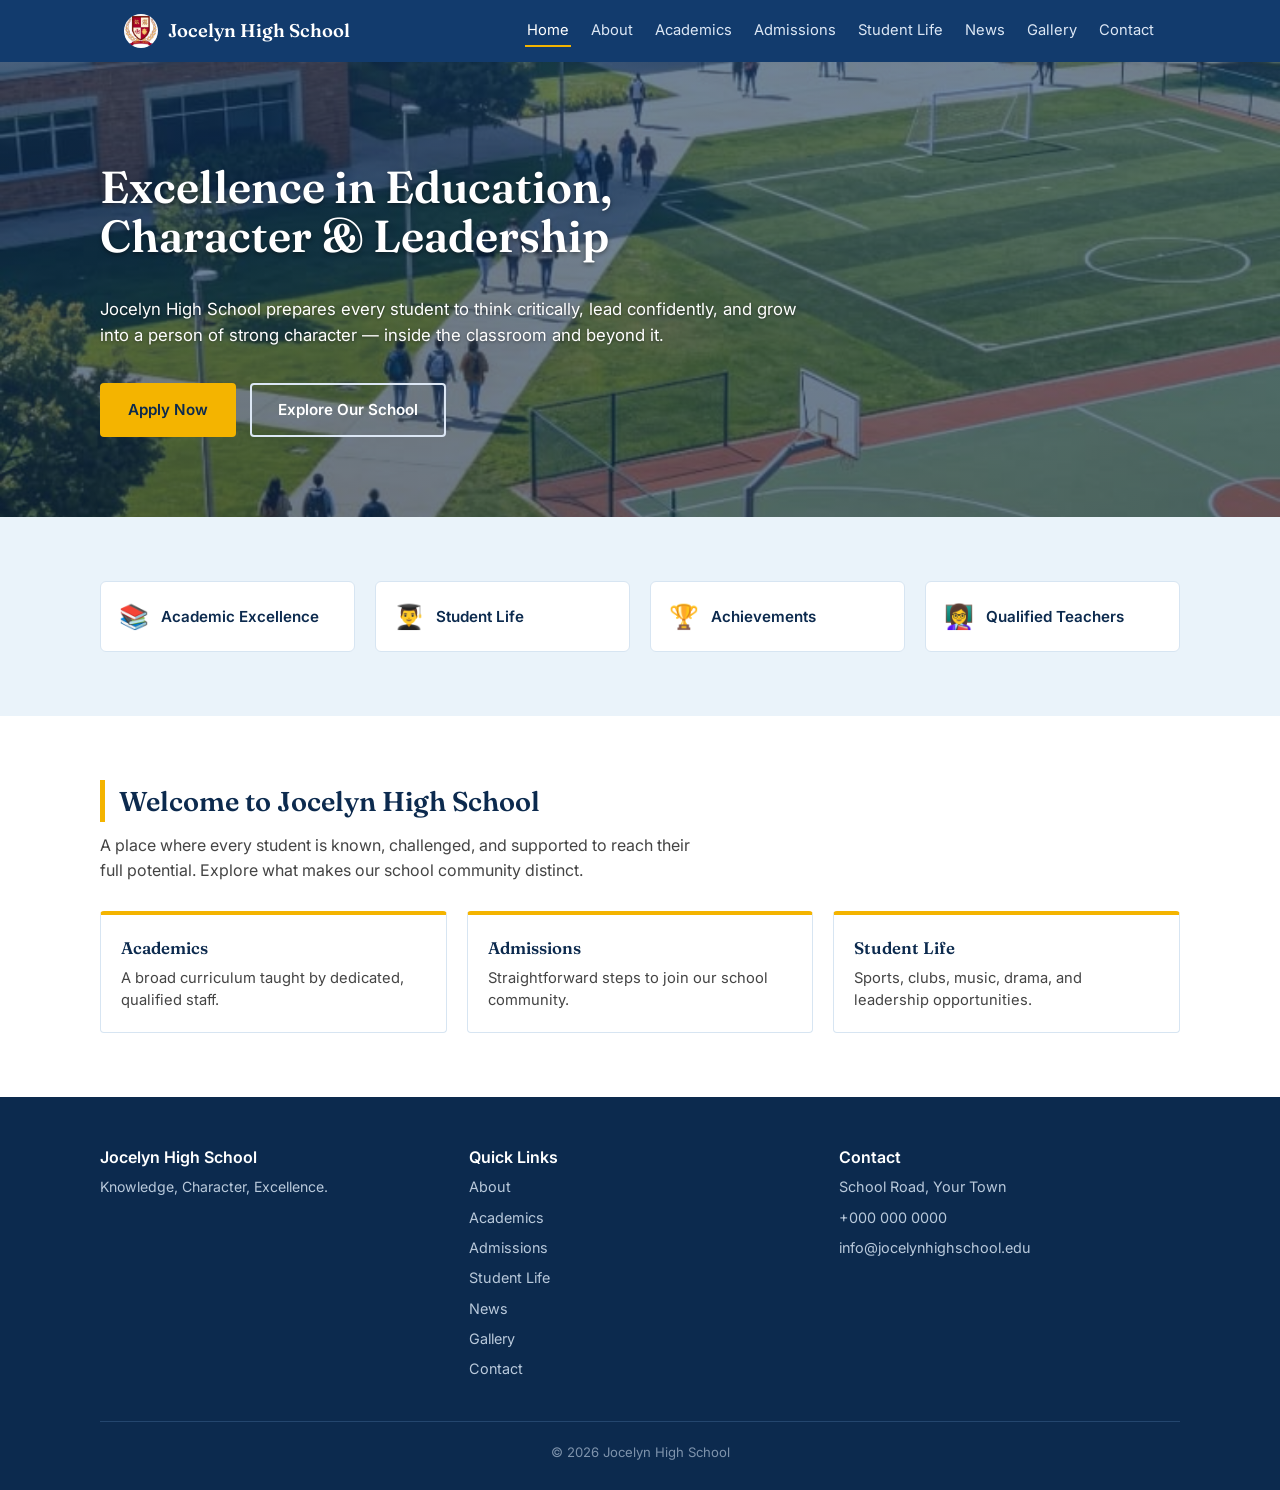
<file: index.html>
<!DOCTYPE html>
<html lang="en">
<head>
<meta charset="UTF-8">
<meta name="viewport" content="width=device-width, initial-scale=1, viewport-fit=cover">
<title>Home — Jocelyn High School</title>
<link rel="preconnect" href="https://fonts.googleapis.com">
<link rel="preconnect" href="https://fonts.gstatic.com" crossorigin>
<link href="https://fonts.googleapis.com/css2?family=Fraunces:wght@500;600;700&family=Inter:wght@400;500;600&display=swap" rel="stylesheet">
<style>
:root{
  --navy:#123B6D;
  --navy-deep:#0C2A4E;
  --gold:#F4B400;
  --white:#FFFFFF;
  --light:#EAF3FA;
  --text:#222222;
}
*{box-sizing:border-box;}
html{scroll-behavior:smooth;}
body{
  margin:0; background:var(--white); color:var(--text);
  font-family:'Inter', -apple-system, Segoe UI, sans-serif;
  line-height:1.55;
}
h1,h2,h3{font-family:'Fraunces', Georgia, serif; color:var(--navy-deep); margin:0 0 .4em; font-weight:600;}
p{margin:0 0 1em; max-width:64ch;}
a{color:inherit;}
img{max-width:100%;}
section{padding:64px 24px;}
.wrap{max-width:1080px; margin:0 auto;}

header{position:sticky; top:0; z-index:10; background:var(--navy);}
.navbar{max-width:1080px; margin:0 auto; display:flex; align-items:center; justify-content:space-between; padding:14px 24px; gap:16px; flex-wrap:wrap;}
.brand{display:flex; align-items:center; gap:10px; color:var(--white); font-family:'Fraunces',serif; font-weight:600; font-size:1.15rem; white-space:nowrap; text-decoration:none;}
.crest{width:34px; height:34px; border-radius:50%; object-fit:cover; flex:none;}
nav{display:flex; gap:18px; flex-wrap:wrap;}
nav a{color:#DCE7F5; text-decoration:none; font-size:.92rem; white-space:nowrap; padding:4px 2px; border-bottom:2px solid transparent;}
nav a:hover, nav a:focus-visible{color:var(--white); border-bottom-color:var(--gold); outline:none;}
nav a.active{color:var(--white); border-bottom-color:var(--gold);}

/* Updated hero section with lighter overlay (60% opacity) for high image visibility */
.hero{
  background: linear-gradient(180deg, rgba(18, 59, 109, 0.60) 0%, rgba(12, 42, 78, 0.60) 100%), 
              url('hero.jpeg') center/cover no-repeat; 
  color: var(--white); 
  padding: 100px 24px 80px;
}
.hero .wrap{display:flex; flex-direction:column; gap:18px;}
.hero h1{color:var(--white); font-size:clamp(1.8rem,5vw,2.8rem); max-width:18ch; line-height:1.1; text-shadow:0 2px 4px rgba(0,0,0,0.4);}
.hero p{color:#FFFFFF; font-size:1.05rem; text-shadow:0 1px 3px rgba(0,0,0,0.4);}
.page-hero{background:linear-gradient(180deg, var(--navy) 0%, var(--navy-deep) 100%); color:var(--white); padding:56px 24px; text-align:left;}
.page-hero h1{color:var(--white); font-size:clamp(1.6rem,4vw,2.3rem); margin:0;}
.page-hero p{color:#DCE7F5; margin-top:8px;}

.hero-btns{display:flex; gap:14px; flex-wrap:wrap;}
.btn{display:inline-block; padding:13px 26px; border-radius:4px; text-decoration:none; font-weight:600; font-size:.95rem; border:2px solid transparent; cursor:pointer; font-family:inherit;}
.btn-gold{background:var(--gold); color:var(--navy-deep);}
.btn-gold:hover{background:#DDA300;}
.btn-outline{border-color:#DCE7F5; color:var(--white); background:transparent;}
.btn-outline:hover{background:rgba(255,255,255,.08);}
.btn-outline-navy{border-color:var(--navy); color:var(--navy); background:transparent;}

.quickbar{background:var(--light);}
.quickgrid{display:grid; grid-template-columns:repeat(auto-fit,minmax(190px,1fr)); gap:20px; padding:0;}
.quickitem{display:flex; align-items:center; gap:12px; background:var(--white); border:1px solid #D7E5F2; border-radius:6px; padding:16px 18px;}
.quickitem .ic{font-size:1.5rem;}
.quickitem span.label{font-weight:600; color:var(--navy-deep); font-size:.95rem;}

h2{font-size:1.7rem; border-left:5px solid var(--gold); padding-left:14px;}
.lead{color:#444; max-width:60ch;}
.alt{background:var(--light);}

.grid-cards{display:grid; grid-template-columns:repeat(auto-fit,minmax(230px,1fr)); gap:20px; margin-top:28px;}
.card{background:var(--white); border:1px solid #D7E5F2; border-top:4px solid var(--gold); border-radius:4px; padding:20px;}
.card h3{font-size:1.05rem; margin-bottom:.35em;}
.card p{font-size:.92rem; color:#444; margin:0;}
.card.navy-top{border-top-color:var(--navy);}

.two-col{display:grid; grid-template-columns:1.1fr .9fr; gap:40px; align-items:start;}
@media (max-width:760px){.two-col{grid-template-columns:1fr;}}
.leader-box{background:var(--navy); color:var(--white); border-radius:6px; padding:24px;}
.leader-box h3{color:var(--gold); font-size:1.1rem;}
.leader-box p{color:#DCE7F5; font-size:.92rem;}

.pill-row{display:flex; flex-wrap:wrap; gap:10px; margin-top:18px;}
.pill{background:var(--white); border:1px solid var(--navy); color:var(--navy); font-size:.85rem; padding:6px 14px; border-radius:20px;}

.events{display:grid; grid-template-columns:repeat(auto-fit,minmax(240px,1fr)); gap:18px; margin-top:28px;}
.event{display:flex; gap:14px; background:var(--white); border:1px solid #D7E5F2; border-radius:4px; padding:16px;}
.date{flex:none; width:58px; height:58px; background:var(--navy); color:var(--white); border-radius:4px; display:flex; flex-direction:column; align-items:center; justify-content:center; font-family:'Fraunces',serif;}
.date .d{font-size:1.2rem; font-weight:700; line-height:1;}
.date .m{font-size:.68rem; letter-spacing:.03em;}
.event h3{font-size:.98rem; margin-bottom:.2em;}
.event p{font-size:.85rem; color:#555; margin:0;}

.gallery-grid{display:grid; grid-template-columns:repeat(auto-fit,minmax(150px,1fr)); gap:14px; margin-top:28px;}
.gtile{aspect-ratio:4/3; border-radius:8px; display:flex; align-items:flex-end; padding:12px; color:var(--white); font-size:.85rem; font-weight:600;}
.g1{background:linear-gradient(160deg,#123B6D,#2F6BAE);}
.g2{background:linear-gradient(160deg,#0C2A4E,#123B6D);}
.g3{background:linear-gradient(160deg,#F4B400,#C98F00);}
.g4{background:linear-gradient(160deg,#2F6BAE,#EAF3FA); color:var(--navy-deep);}
.g5{background:linear-gradient(160deg,#123B6D,#F4B400);}
.g6{background:linear-gradient(160deg,#0C2A4E,#2F6BAE);}

.filter-row{display:flex; gap:10px; flex-wrap:wrap; margin-top:20px;}
.filter-row button{font:inherit; font-size:.85rem; padding:7px 16px; border-radius:20px; border:1px solid var(--navy); background:var(--white); color:var(--navy); cursor:pointer;}
.filter-row button.active{background:var(--navy); color:var(--white);}

.contact-grid{display:grid; grid-template-columns:1fr 1fr; gap:40px; margin-top:28px;}
@media (max-width:760px){.contact-grid{grid-template-columns:1fr;}}
.contact-info p{font-size:.95rem;}
.map-box{background:var(--light); border:1px solid #D7E5F2; border-radius:6px; height:220px; display:flex; align-items:center; justify-content:center; color:#5A7A99; font-size:.9rem;}
form{display:flex; flex-direction:column; gap:12px;}
label{font-size:.85rem; font-weight:600; color:var(--navy-deep);}
input,textarea,select{font:inherit; padding:11px 12px; border:1px solid #C3D6E8; border-radius:4px; background:var(--white);}
input:focus,textarea:focus,select:focus{outline:2px solid var(--gold); outline-offset:1px;}
textarea{resize:vertical; min-height:100px;}

table{width:100%; border-collapse:collapse; margin-top:16px; font-size:.92rem;}
table th, table td{text-align:left; padding:10px 12px; border-bottom:1px solid #D7E5F2;}
table th{color:var(--navy-deep); font-family:'Fraunces',serif;}

footer{background:var(--navy-deep); color:#B9C9DB; padding:48px 24px 28px;}
.foot-grid{display:grid; grid-template-columns:repeat(auto-fit,minmax(180px,1fr)); gap:28px; max-width:1080px; margin:0 auto;}
footer h3{color:var(--white); font-size:1rem; font-family:'Inter',sans-serif; font-weight:600;}
footer a{color:#B9C9DB; text-decoration:none; font-size:.9rem; display:block; margin-bottom:8px;}
footer a:hover{color:var(--gold);}
.foot-bottom{max-width:1080px; margin:32px auto 0; border-top:1px solid #24466E; padding-top:20px; font-size:.82rem; text-align:center; color:#7E93AC;}

@media (prefers-reduced-motion:reduce){html{scroll-behavior:auto;}}

</style>
</head>
<body>
<header>
  <div class="navbar">
    <a class="brand" href="index.html">
      <img src="logo.jpeg" alt="Jocelyn High School Logo" class="crest">
      Jocelyn High School
    </a>
    <nav>
      <a href="index.html" class="active">Home</a>
      <a href="about.html">About</a>
      <a href="academics.html">Academics</a>
      <a href="admissions.html">Admissions</a>
      <a href="students.html">Student Life</a>
      <a href="news.html">News</a>
      <a href="gallery.html">Gallery</a>
      <a href="contact.html">Contact</a>
    </nav>
  </div>
</header>

<section class="hero">
  <div class="wrap">
    <h1>Excellence in Education, Character &amp; Leadership</h1>
    <p>Jocelyn High School prepares every student to think critically, lead confidently, and grow into a person of strong character — inside the classroom and beyond it.</p>
    <div class="hero-btns">
      <a href="admissions.html" class="btn btn-gold">Apply Now</a>
      <a href="about.html" class="btn btn-outline">Explore Our School</a>
    </div>
  </div>
</section>

<section class="quickbar">
  <div class="wrap quickgrid">
    <div class="quickitem"><span class="ic">📚</span><span class="label">Academic Excellence</span></div>
    <div class="quickitem"><span class="ic">👨‍🎓</span><span class="label">Student Life</span></div>
    <div class="quickitem"><span class="ic">🏆</span><span class="label">Achievements</span></div>
    <div class="quickitem"><span class="ic">👩‍🏫</span><span class="label">Qualified Teachers</span></div>
  </div>
</section>

<section>
  <div class="wrap">
    <h2>Welcome to Jocelyn High School</h2>
    <p class="lead">A place where every student is known, challenged, and supported to reach their full potential. Explore what makes our school community distinct.</p>
    <div class="grid-cards">
      <div class="card"><h3>Academics</h3><p>A broad curriculum taught by dedicated, qualified staff.</p></div>
      <div class="card"><h3>Admissions</h3><p>Straightforward steps to join our school community.</p></div>
      <div class="card"><h3>Student Life</h3><p>Sports, clubs, music, drama, and leadership opportunities.</p></div>
    </div>
  </div>
</section>
<footer>
  <div class="foot-grid">
    <div>
      <h3>Jocelyn High School</h3>
      <p style="font-size:.88rem;">Knowledge, Character, Excellence.</p>
    </div>
    <div>
      <h3>Quick Links</h3>
      <a href="about.html">About Us</a>
      <a href="admissions.html">Admissions</a>
      <a href="academics.html">Academics</a>
      <a href="students.html">Student Life</a>
    </div>
    <div>
      <h3>Contact</h3>
      <a href="contact.html">School Road, Your Town</a>
      <a href="contact.html">+000 000 0000</a>
      <a href="contact.html">info@jocelynhighschool.edu</a>
    </div>
  </div>
  <div class="foot-bottom">© 2026 Jocelyn High School</div>
</footer>
<script src="links.js"></script>
</body>
</html>
</file>
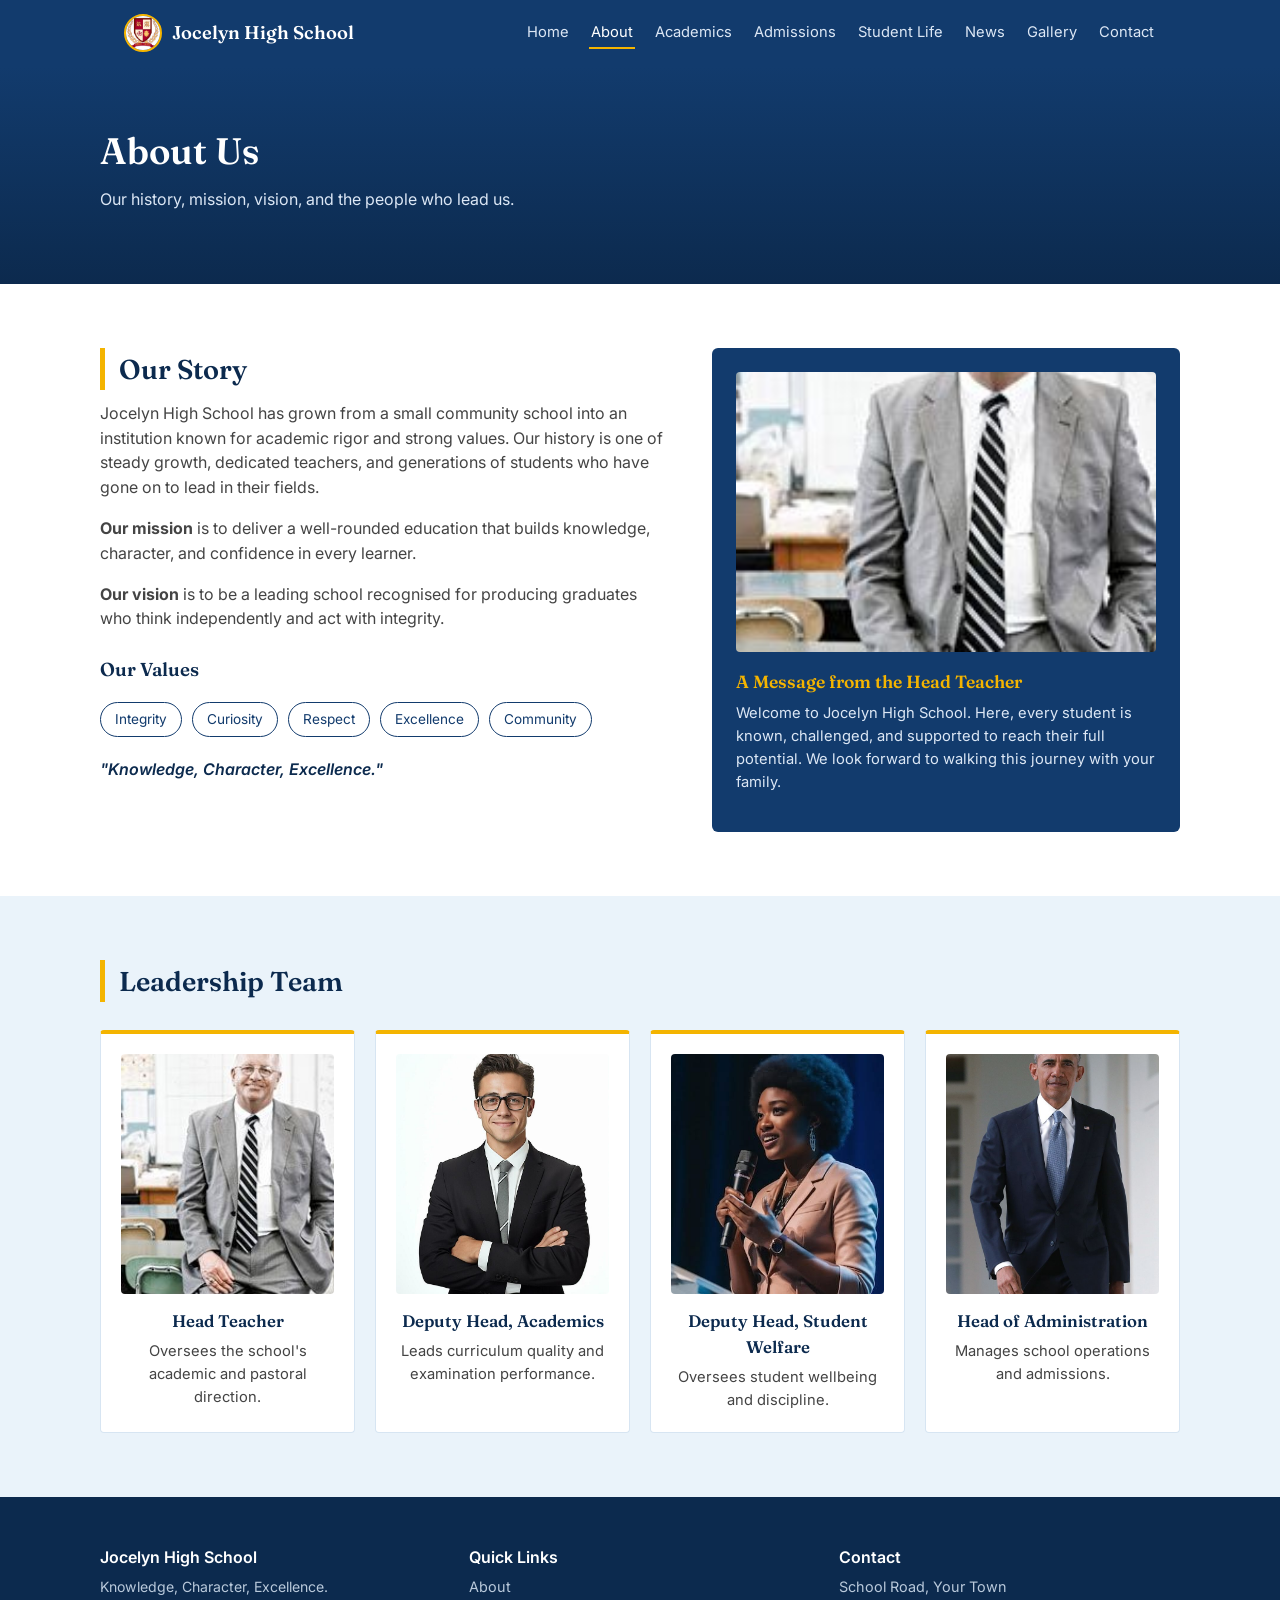
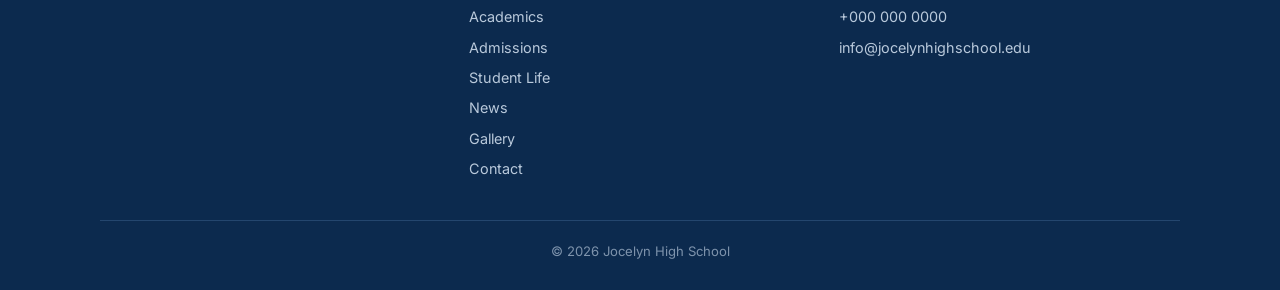
<file: about.html>
<!DOCTYPE html>
<html lang="en">
<head>
<meta charset="UTF-8">
<meta name="viewport" content="width=device-width, initial-scale=1, viewport-fit=cover">
<title>About Us — Jocelyn High School</title>
<link rel="preconnect" href="https://fonts.googleapis.com">
<link rel="preconnect" href="https://fonts.gstatic.com" crossorigin>
<link href="https://fonts.googleapis.com/css2?family=Fraunces:wght@500;600;700&family=Inter:wght@400;500;600&display=swap" rel="stylesheet">
<style>
:root{
  --navy:#123B6D;
  --navy-deep:#0C2A4E;
  --gold:#F4B400;
  --white:#FFFFFF;
  --light:#EAF3FA;
  --text:#222222;
}
*{box-sizing:border-box;}
html{scroll-behavior:smooth;}
body{
  margin:0; background:var(--white); color:var(--text);
  font-family:'Inter', -apple-system, Segoe UI, sans-serif;
  line-height:1.55;
}
h1,h2,h3{font-family:'Fraunces', Georgia, serif; color:var(--navy-deep); margin:0 0 .4em; font-weight:600;}
p{margin:0 0 1em; max-width:64ch;}
a{color:inherit;}
img{max-width:100%; height:auto; display:block;}
section{padding:64px 24px;}
.wrap{max-width:1080px; margin:0 auto;}

header{position:sticky; top:0; z-index:10; background:var(--navy);}
.navbar{max-width:1080px; margin:0 auto; display:flex; align-items:center; justify-content:space-between; padding:14px 24px; gap:16px; flex-wrap:wrap;}
.brand{display:flex; align-items:center; gap:10px; color:var(--white); font-family:'Fraunces',serif; font-weight:600; font-size:1.15rem; white-space:nowrap; text-decoration:none;}
.logo-img{width:38px; height:38px; border-radius:50%; object-fit:cover; border:2px solid var(--gold);}
nav{display:flex; gap:18px; flex-wrap:wrap;}
nav a{color:#DCE7F5; text-decoration:none; font-size:.92rem; white-space:nowrap; padding:4px 2px; border-bottom:2px solid transparent;}
nav a:hover, nav a:focus-visible{color:var(--white); border-bottom-color:var(--gold); outline:none;}
nav a.active{color:var(--white); border-bottom-color:var(--gold);}

.hero{background:linear-gradient(180deg, var(--navy) 0%, var(--navy-deep) 100%); color:var(--white); padding:80px 24px 64px;}
.hero .wrap{display:flex; flex-direction:column; gap:18px;}
.hero h1{color:var(--white); font-size:clamp(1.8rem,5vw,2.8rem); max-width:18ch; line-height:1.1;}
.hero p{color:#DCE7F5; font-size:1.05rem;}
.page-hero{background:linear-gradient(180deg, var(--navy) 0%, var(--navy-deep) 100%); color:var(--white); padding:56px 24px; text-align:left;}
.page-hero h1{color:var(--white); font-size:clamp(1.6rem,4vw,2.3rem); margin:0;}
.page-hero p{color:#DCE7F5; margin-top:8px;}

.hero-btns{display:flex; gap:14px; flex-wrap:wrap;}
.btn{display:inline-block; padding:13px 26px; border-radius:4px; text-decoration:none; font-weight:600; font-size:.95rem; border:2px solid transparent; cursor:pointer; font-family:inherit;}
.btn-gold{background:var(--gold); color:var(--navy-deep);}
.btn-gold:hover{background:#DDA300;}
.btn-outline{border-color:#DCE7F5; color:var(--white); background:transparent;}
.btn-outline:hover{background:rgba(255,255,255,.08);}
.btn-outline-navy{border-color:var(--navy); color:var(--navy); background:transparent;}

.quickbar{background:var(--light);}
.quickgrid{display:grid; grid-template-columns:repeat(auto-fit,minmax(190px,1fr)); gap:20px; padding:0;}
.quickitem{display:flex; align-items:center; gap:12px; background:var(--white); border:1px solid #D7E5F2; border-radius:6px; padding:16px 18px;}
.quickitem .ic{font-size:1.5rem;}
.quickitem span.label{font-weight:600; color:var(--navy-deep); font-size:.95rem;}

h2{font-size:1.7rem; border-left:5px solid var(--gold); padding-left:14px;}
.lead{color:#444; max-width:60ch;}
.alt{background:var(--light);}

.grid-cards{display:grid; grid-template-columns:repeat(auto-fit,minmax(230px,1fr)); gap:20px; margin-top:28px;}
.card{background:var(--white); border:1px solid #D7E5F2; border-top:4px solid var(--gold); border-radius:4px; padding:20px; text-align:center;}
.card img.profile-img{width:100%; height:240px; object-fit:cover; border-radius:4px; margin-bottom:14px;}
.card h3{font-size:1.05rem; margin-bottom:.35em;}
.card p{font-size:.92rem; color:#444; margin:0;}
.card.navy-top{border-top-color:var(--navy);}

.two-col{display:grid; grid-template-columns:1.1fr .9fr; gap:40px; align-items:start;}
@media (max-width:760px){.two-col{grid-template-columns:1fr;}}
.leader-box{background:var(--navy); color:var(--white); border-radius:6px; padding:24px;}
.leader-box img.head-img{width:100%; height:280px; object-fit:cover; border-radius:4px; margin-bottom:16px;}
.leader-box h3{color:var(--gold); font-size:1.1rem;}
.leader-box p{color:#DCE7F5; font-size:.92rem;}

.pill-row{display:flex; flex-wrap:wrap; gap:10px; margin-top:18px;}
.pill{background:var(--white); border:1px solid var(--navy); color:var(--navy); font-size:.85rem; padding:6px 14px; border-radius:20px;}

.events{display:grid; grid-template-columns:repeat(auto-fit,minmax(240px,1fr)); gap:18px; margin-top:28px;}
.event{display:flex; gap:14px; background:var(--white); border:1px solid #D7E5F2; border-radius:4px; padding:16px;}
.date{flex:none; width:58px; height:58px; background:var(--navy); color:var(--white); border-radius:4px; display:flex; flex-direction:column; align-items:center; justify-content:center; font-family:'Fraunces',serif;}
.date .d{font-size:1.2rem; font-weight:700; line-height:1;}
.date .m{font-size:.68rem; letter-spacing:.03em;}
.event h3{font-size:.98rem; margin-bottom:.2em;}
.event p{font-size:.85rem; color:#555; margin:0;}

.gallery-grid{display:grid; grid-template-columns:repeat(auto-fit,minmax(150px,1fr)); gap:14px; margin-top:28px;}
.gtile{aspect-ratio:4/3; border-radius:8px; display:flex; align-items:flex-end; padding:12px; color:var(--white); font-size:.85rem; font-weight:600;}

.filter-row{display:flex; gap:10px; flex-wrap:wrap; margin-top:20px;}
.filter-row button{font:inherit; font-size:.85rem; padding:7px 16px; border-radius:20px; border:1px solid var(--navy); background:var(--white); color:var(--navy); cursor:pointer;}
.filter-row button.active{background:var(--navy); color:var(--white);}

.contact-grid{display:grid; grid-template-columns:1fr 1fr; gap:40px; margin-top:28px;}
@media (max-width:760px){.contact-grid{grid-template-columns:1fr;}}
.contact-info p{font-size:.95rem;}
.map-box{background:var(--light); border:1px solid #D7E5F2; border-radius:6px; height:220px; display:flex; align-items:center; justify-content:center; color:#5A7A99; font-size:.9rem;}
form{display:flex; flex-direction:column; gap:12px;}
label{font-size:.85rem; font-weight:600; color:var(--navy-deep);}
input,textarea,select{font:inherit; padding:11px 12px; border:1px solid #C3D6E8; border-radius:4px; background:var(--white);}
input:focus,textarea:focus,select:focus{outline:2px solid var(--gold); outline-offset:1px;}
textarea{resize:vertical; min-height:100px;}

table{width:100%; border-collapse:collapse; margin-top:16px; font-size:.92rem;}
table th, table td{text-align:left; padding:10px 12px; border-bottom:1px solid #D7E5F2;}
table th{color:var(--navy-deep); font-family:'Fraunces',serif;}

footer{background:var(--navy-deep); color:#B9C9DB; padding:48px 24px 28px;}
.foot-grid{display:grid; grid-template-columns:repeat(auto-fit,minmax(180px,1fr)); gap:28px; max-width:1080px; margin:0 auto;}
footer h3{color:var(--white); font-size:1rem; font-family:'Inter',sans-serif; font-weight:600;}
footer a{color:#B9C9DB; text-decoration:none; font-size:.9rem; display:block; margin-bottom:8px;}
footer a:hover{color:var(--gold);}
.foot-bottom{max-width:1080px; margin:32px auto 0; border-top:1px solid #24466E; padding-top:20px; font-size:.82rem; text-align:center; color:#7E93AC;}

@media (prefers-reduced-motion:reduce){html{scroll-behavior:auto;}}

</style>
</head>
<body>
<header>
  <div class="navbar">
    <a class="brand" href="index.html">
      <img src="logo.jpeg" alt="Jocelyn High School Logo" class="logo-img">
      Jocelyn High School
    </a>
    <nav>
      <a href="index.html">Home</a>
      <a href="about.html" class="active">About</a>
      <a href="academics.html">Academics</a>
      <a href="admissions.html">Admissions</a>
      <a href="students.html">Student Life</a>
      <a href="news.html">News</a>
      <a href="gallery.html">Gallery</a>
      <a href="contact.html">Contact</a>
    </nav>
  </div>
</header>
<section class="page-hero">
  <div class="wrap">
    <h1>About Us</h1>
    <p>Our history, mission, vision, and the people who lead us.</p>
  </div>
</section>

<section>
  <div class="wrap two-col">
    <div>
      <h2>Our Story</h2>
      <p class="lead">Jocelyn High School has grown from a small community school into an institution known for academic rigor and strong values. Our history is one of steady growth, dedicated teachers, and generations of students who have gone on to lead in their fields.</p>
      <p class="lead"><strong>Our mission</strong> is to deliver a well-rounded education that builds knowledge, character, and confidence in every learner.</p>
      <p class="lead"><strong>Our vision</strong> is to be a leading school recognised for producing graduates who think independently and act with integrity.</p>
      <h3 style="margin-top:24px;">Our Values</h3>
      <div class="pill-row">
        <span class="pill">Integrity</span>
        <span class="pill">Curiosity</span>
        <span class="pill">Respect</span>
        <span class="pill">Excellence</span>
        <span class="pill">Community</span>
      </div>
      <p class="lead" style="margin-top:20px; font-style:italic; color:var(--navy-deep); font-weight:600;">"Knowledge, Character, Excellence."</p>
    </div>
    <div class="leader-box">
      <img src="3.jpg" alt="Head Teacher" class="head-img">
      <h3>A Message from the Head Teacher</h3>
      <p>Welcome to Jocelyn High School. Here, every student is known, challenged, and supported to reach their full potential. We look forward to walking this journey with your family.</p>
    </div>
  </div>
</section>

<section class="alt">
  <div class="wrap">
    <h2>Leadership Team</h2>
    <div class="grid-cards">
      <div class="card">
        <img src="3.jpg" alt="Head Teacher" class="profile-img">
        <h3>Head Teacher</h3>
        <p>Oversees the school's academic and pastoral direction.</p>
      </div>
      <div class="card">
        <img src="1.jpg" alt="Deputy Head, Academics" class="profile-img">
        <h3>Deputy Head, Academics</h3>
        <p>Leads curriculum quality and examination performance.</p>
      </div>
      <div class="card">
        <img src="2.jpg" alt="Deputy Head, Student Welfare" class="profile-img">
        <h3>Deputy Head, Student Welfare</h3>
        <p>Oversees student wellbeing and discipline.</p>
      </div>
      <div class="card">
        <img src="4.jpg" alt="Head of Administration" class="profile-img">
        <h3>Head of Administration</h3>
        <p>Manages school operations and admissions.</p>
      </div>
    </div>
  </div>
</section>
<footer>
  <div class="foot-grid">
    <div>
      <h3>Jocelyn High School</h3>
      <p style="font-size:.88rem;">Knowledge, Character, Excellence.</p>
    </div>
    <div>
      <h3>Quick Links</h3>
      <a href="about.html">About Us</a>
      <a href="admissions.html">Admissions</a>
      <a href="academics.html">Academics</a>
      <a href="students.html">Student Life</a>
    </div>
    <div>
      <h3>Contact</h3>
      <a href="contact.html">School Road, Your Town</a>
      <a href="contact.html">+000 000 0000</a>
      <a href="contact.html">info@jocelynhighschool.edu</a>
    </div>
  </div>
  <div class="foot-bottom">© 2026 Jocelyn High School</div>
</footer>
<script src="links.js"></script>
</body>
</html>
</file>
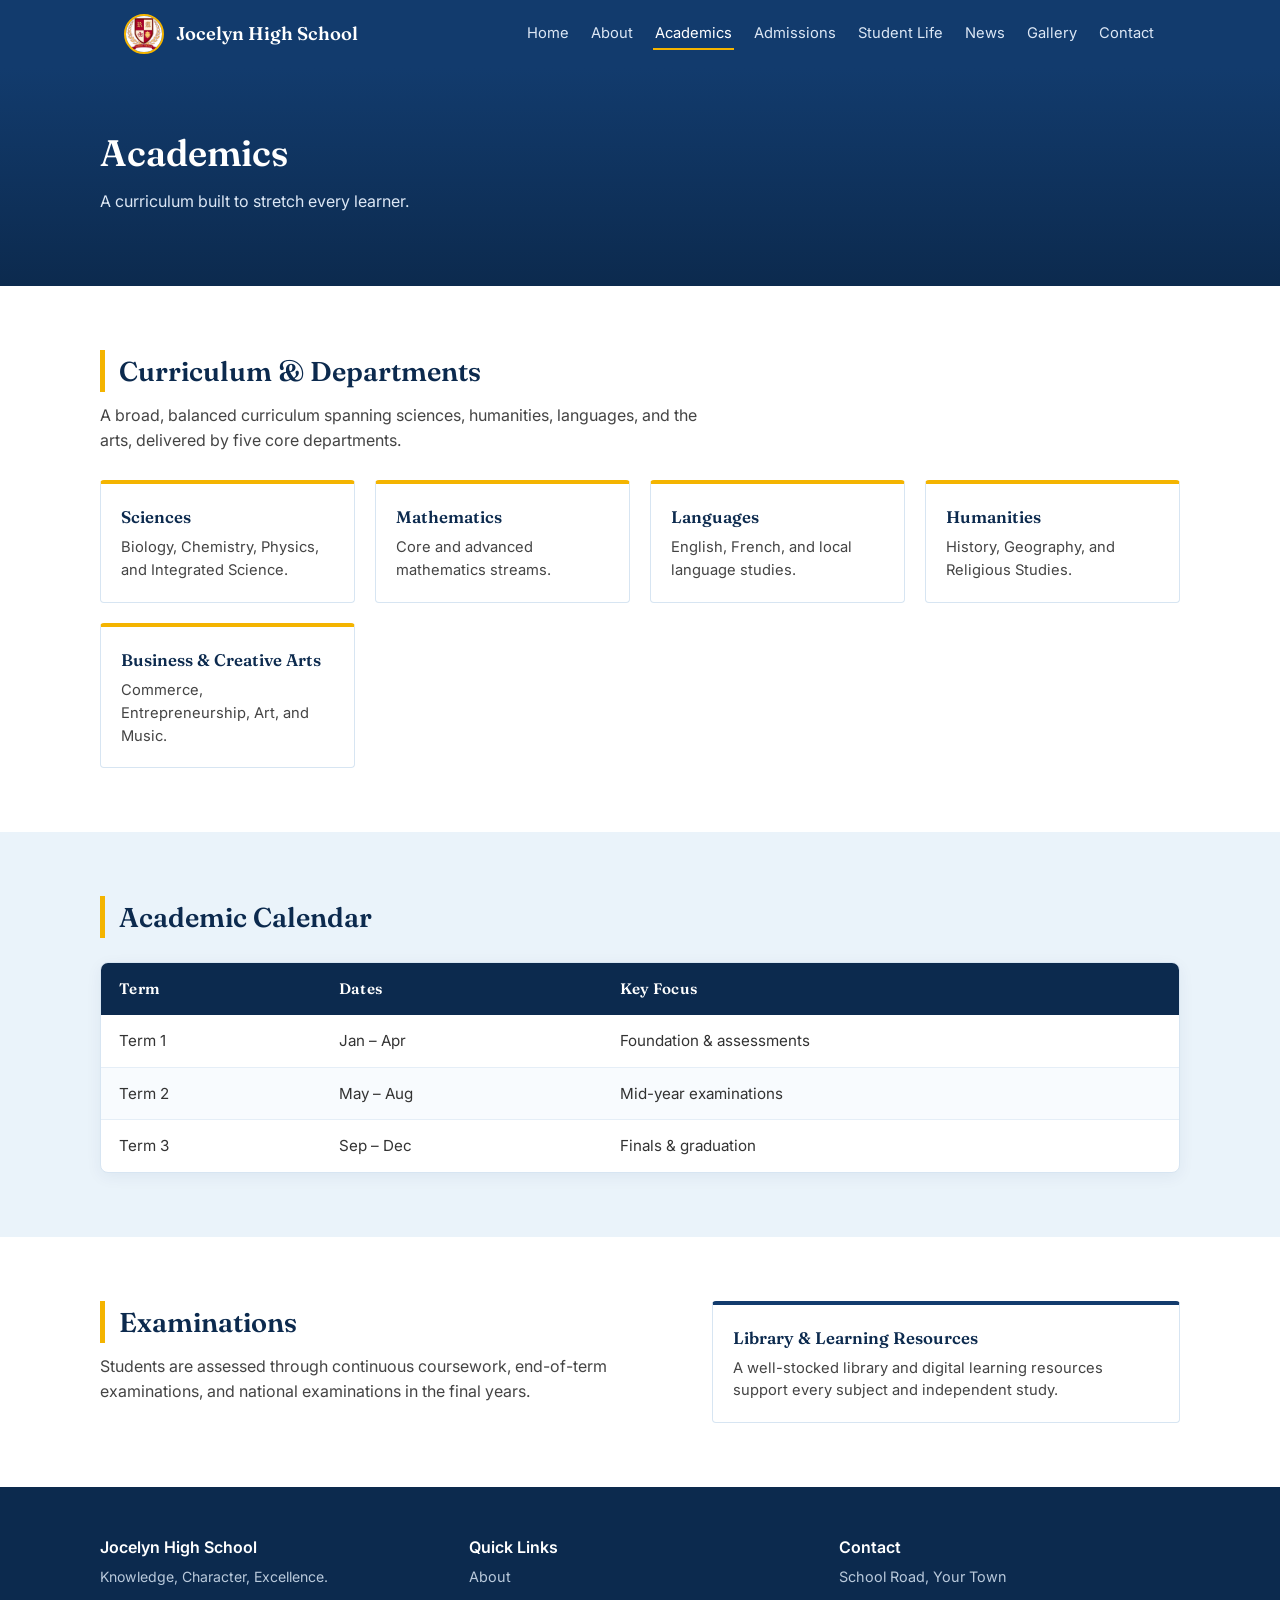
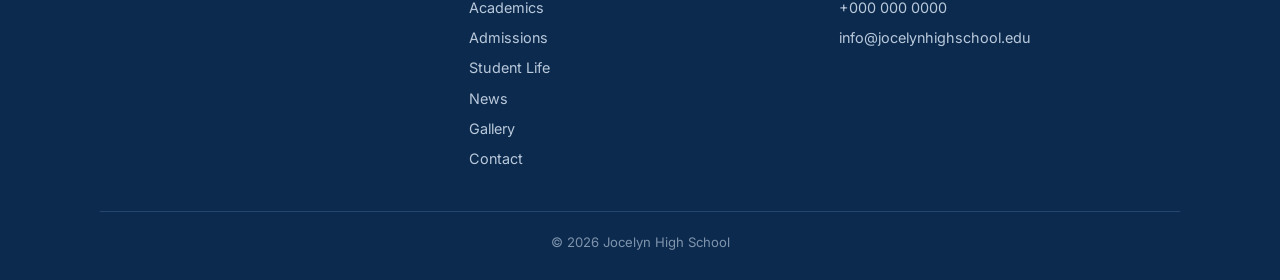
<file: academics.html>
<!DOCTYPE html>
<html lang="en">
<head>
<meta charset="UTF-8">
<meta name="viewport" content="width=device-width, initial-scale=1, viewport-fit=cover">
<title>Academics — Jocelyn High School</title>
<link rel="preconnect" href="https://fonts.googleapis.com">
<link rel="preconnect" href="https://fonts.gstatic.com" crossorigin>
<link href="https://fonts.googleapis.com/css2?family=Fraunces:wght@500;600;700&family=Inter:wght@400;500;600&display=swap" rel="stylesheet">
<style>
:root{
  --navy:#123B6D;
  --navy-deep:#0C2A4E;
  --gold:#F4B400;
  --white:#FFFFFF;
  --light:#EAF3FA;
  --text:#222222;
}
*{box-sizing:border-box;}
html{scroll-behavior:smooth;}
body{
  margin:0; background:var(--white); color:var(--text);
  font-family:'Inter', -apple-system, Segoe UI, sans-serif;
  line-height:1.55;
}
h1,h2,h3{font-family:'Fraunces', Georgia, serif; color:var(--navy-deep); margin:0 0 .4em; font-weight:600;}
p{margin:0 0 1em; max-width:64ch;}
a{color:inherit;}
img{max-width:100%;}
section{padding:64px 24px;}
.wrap{max-width:1080px; margin:0 auto;}

header{position:sticky; top:0; z-index:10; background:var(--navy);}
.navbar{max-width:1080px; margin:0 auto; display:flex; align-items:center; justify-content:space-between; padding:14px 24px; gap:16px; flex-wrap:wrap;}
.brand{display:flex; align-items:center; gap:12px; color:var(--white); font-family:'Fraunces',serif; font-weight:600; font-size:1.15rem; white-space:nowrap; text-decoration:none;}
.logo-img{width:40px; height:40px; object-fit:cover; border-radius:50%; border:2px solid var(--gold);}
nav{display:flex; gap:18px; flex-wrap:wrap;}
nav a{color:#DCE7F5; text-decoration:none; font-size:.92rem; white-space:nowrap; padding:4px 2px; border-bottom:2px solid transparent;}
nav a:hover, nav a:focus-visible{color:var(--white); border-bottom-color:var(--gold); outline:none;}
nav a.active{color:var(--white); border-bottom-color:var(--gold);}

.hero{background:linear-gradient(180deg, var(--navy) 0%, var(--navy-deep) 100%); color:var(--white); padding:80px 24px 64px;}
.hero .wrap{display:flex; flex-direction:column; gap:18px;}
.hero h1{color:var(--white); font-size:clamp(1.8rem,5vw,2.8rem); max-width:18ch; line-height:1.1;}
.hero p{color:#DCE7F5; font-size:1.05rem;}
.page-hero{background:linear-gradient(180deg, var(--navy) 0%, var(--navy-deep) 100%); color:var(--white); padding:56px 24px; text-align:left;}
.page-hero h1{color:var(--white); font-size:clamp(1.6rem,4vw,2.3rem); margin:0;}
.page-hero p{color:#DCE7F5; margin-top:8px;}

.hero-btns{display:flex; gap:14px; flex-wrap:wrap;}
.btn{display:inline-block; padding:13px 26px; border-radius:4px; text-decoration:none; font-weight:600; font-size:.95rem; border:2px solid transparent; cursor:pointer; font-family:inherit;}
.btn-gold{background:var(--gold); color:var(--navy-deep);}
.btn-gold:hover{background:#DDA300;}
.btn-outline{border-color:#DCE7F5; color:var(--white); background:transparent;}
.btn-outline:hover{background:rgba(255,255,255,.08);}
.btn-outline-navy{border-color:var(--navy); color:var(--navy); background:transparent;}

.quickbar{background:var(--light);}
.quickgrid{display:grid; grid-template-columns:repeat(auto-fit,minmax(190px,1fr)); gap:20px; padding:0;}
.quickitem{display:flex; align-items:center; gap:12px; background:var(--white); border:1px solid #D7E5F2; border-radius:6px; padding:16px 18px;}
.quickitem .ic{font-size:1.5rem;}
.quickitem span.label{font-weight:600; color:var(--navy-deep); font-size:.95rem;}

h2{font-size:1.7rem; border-left:5px solid var(--gold); padding-left:14px;}
.lead{color:#444; max-width:60ch;}
.alt{background:var(--light);}

.grid-cards{display:grid; grid-template-columns:repeat(auto-fit,minmax(230px,1fr)); gap:20px; margin-top:28px;}
.card{background:var(--white); border:1px solid #D7E5F2; border-top:4px solid var(--gold); border-radius:4px; padding:20px;}
.card h3{font-size:1.05rem; margin-bottom:.35em;}
.card p{font-size:.92rem; color:#444; margin:0;}
.card.navy-top{border-top-color:var(--navy);}

.two-col{display:grid; grid-template-columns:1.1fr .9fr; gap:40px; align-items:start;}
@media (max-width:760px){.two-col{grid-template-columns:1fr;}}
.leader-box{background:var(--navy); color:var(--white); border-radius:6px; padding:24px;}
.leader-box h3{color:var(--gold); font-size:1.1rem;}
.leader-box p{color:#DCE7F5; font-size:.92rem;}

.pill-row{display:flex; flex-wrap:wrap; gap:10px; margin-top:18px;}
.pill{background:var(--white); border:1px solid var(--navy); color:var(--navy); font-size:.85rem; padding:6px 14px; border-radius:20px;}

.events{display:grid; grid-template-columns:repeat(auto-fit,minmax(240px,1fr)); gap:18px; margin-top:28px;}
.event{display:flex; gap:14px; background:var(--white); border:1px solid #D7E5F2; border-radius:4px; padding:16px;}
.date{flex:none; width:58px; height:58px; background:var(--navy); color:var(--white); border-radius:4px; display:flex; flex-direction:column; align-items:center; justify-content:center; font-family:'Fraunces',serif;}
.date .d{font-size:1.2rem; font-weight:700; line-height:1;}
.date .m{font-size:.68rem; letter-spacing:.03em;}
.event h3{font-size:.98rem; margin-bottom:.2em;}
.event p{font-size:.85rem; color:#555; margin:0;}

.gallery-grid{display:grid; grid-template-columns:repeat(auto-fit,minmax(150px,1fr)); gap:14px; margin-top:28px;}
.gtile{aspect-ratio:4/3; border-radius:8px; display:flex; align-items:flex-end; padding:12px; color:var(--white); font-size:.85rem; font-weight:600;}
.g1{background:linear-gradient(160deg,#123B6D,#2F6BAE);}
.g2{background:linear-gradient(160deg,#0C2A4E,#123B6D);}
.g3{background:linear-gradient(160deg,#F4B400,#C98F00);}
.g4{background:linear-gradient(160deg,#2F6BAE,#EAF3FA); color:var(--navy-deep);}
.g5{background:linear-gradient(160deg,#123B6D,#F4B400);}
.g6{background:linear-gradient(160deg,#0C2A4E,#2F6BAE);}

.filter-row{display:flex; gap:10px; flex-wrap:wrap; margin-top:20px;}
.filter-row button{font:inherit; font-size:.85rem; padding:7px 16px; border-radius:20px; border:1px solid var(--navy); background:var(--white); color:var(--navy); cursor:pointer;}
.filter-row button.active{background:var(--navy); color:var(--white);}

.contact-grid{display:grid; grid-template-columns:1fr 1fr; gap:40px; margin-top:28px;}
@media (max-width:760px){.contact-grid{grid-template-columns:1fr;}}
.contact-info p{font-size:.95rem;}
.map-box{background:var(--light); border:1px solid #D7E5F2; border-radius:6px; height:220px; display:flex; align-items:center; justify-content:center; color:#5A7A99; font-size:.9rem;}
form{display:flex; flex-direction:column; gap:12px;}
label{font-size:.85rem; font-weight:600; color:var(--navy-deep);}
input,textarea,select{font:inherit; padding:11px 12px; border:1px solid #C3D6E8; border-radius:4px; background:var(--white);}
input:focus,textarea:focus,select:focus{outline:2px solid var(--gold); outline-offset:1px;}
textarea{resize:vertical; min-height:100px;}

/* Redesigned Table Styles */
.table-container{
  width:100%;
  overflow-x:auto;
  margin-top:24px;
  background:var(--white);
  border-radius:8px;
  box-shadow:0 4px 16px rgba(18,59,109,.06);
  border:1px solid #D7E5F2;
}
table{
  width:100%;
  border-collapse:collapse;
  font-size:.95rem;
  text-align:left;
}
table th{
  background:var(--navy-deep);
  color:var(--white);
  font-family:'Fraunces',serif;
  font-weight:600;
  padding:14px 18px;
  letter-spacing:.02em;
}
table td{
  padding:14px 18px;
  border-bottom:1px solid #E5EEF7;
  color:#333333;
}
table tbody tr:nth-child(even){
  background-color:#F8FBFE;
}
table tbody tr:hover{
  background-color:#EAF3FA;
  transition:background-color .2s ease;
}
table tbody tr:last-child td{
  border-bottom:none;
}

footer{background:var(--navy-deep); color:#B9C9DB; padding:48px 24px 28px;}
.foot-grid{display:grid; grid-template-columns:repeat(auto-fit,minmax(180px,1fr)); gap:28px; max-width:1080px; margin:0 auto;}
footer h3{color:var(--white); font-size:1rem; font-family:'Inter',sans-serif; font-weight:600;}
footer a{color:#B9C9DB; text-decoration:none; font-size:.9rem; display:block; margin-bottom:8px;}
footer a:hover{color:var(--gold);}
.foot-bottom{max-width:1080px; margin:32px auto 0; border-top:1px solid #24466E; padding-top:20px; font-size:.82rem; text-align:center; color:#7E93AC;}

@media (prefers-reduced-motion:reduce){html{scroll-behavior:auto;}}

</style>
</head>
<body>
<header>
  <div class="navbar">
    <a class="brand" href="index.html">
      <img src="logo.jpeg" alt="Jocelyn High School Logo" class="logo-img">
      Jocelyn High School
    </a>
    <nav>
      <a href="index.html">Home</a>
      <a href="about.html">About</a>
      <a href="academics.html" class="active">Academics</a>
      <a href="admissions.html">Admissions</a>
      <a href="students.html">Student Life</a>
      <a href="news.html">News</a>
      <a href="gallery.html">Gallery</a>
      <a href="contact.html">Contact</a>
    </nav>
  </div>
</header>
<section class="page-hero">
  <div class="wrap">
    <h1>Academics</h1>
    <p>A curriculum built to stretch every learner.</p>
  </div>
</section>

<section>
  <div class="wrap">
    <h2>Curriculum &amp; Departments</h2>
    <p class="lead">A broad, balanced curriculum spanning sciences, humanities, languages, and the arts, delivered by five core departments.</p>
    <div class="grid-cards">
      <div class="card"><h3>Sciences</h3><p>Biology, Chemistry, Physics, and Integrated Science.</p></div>
      <div class="card"><h3>Mathematics</h3><p>Core and advanced mathematics streams.</p></div>
      <div class="card"><h3>Languages</h3><p>English, French, and local language studies.</p></div>
      <div class="card"><h3>Humanities</h3><p>History, Geography, and Religious Studies.</p></div>
      <div class="card"><h3>Business &amp; Creative Arts</h3><p>Commerce, Entrepreneurship, Art, and Music.</p></div>
    </div>
  </div>
</section>

<section class="alt">
  <div class="wrap">
    <h2>Academic Calendar</h2>
    <div class="table-container">
      <table>
        <thead>
          <tr>
            <th>Term</th>
            <th>Dates</th>
            <th>Key Focus</th>
          </tr>
        </thead>
        <tbody>
          <tr><td>Term 1</td><td>Jan – Apr</td><td>Foundation &amp; assessments</td></tr>
          <tr><td>Term 2</td><td>May – Aug</td><td>Mid-year examinations</td></tr>
          <tr><td>Term 3</td><td>Sep – Dec</td><td>Finals &amp; graduation</td></tr>
        </tbody>
      </table>
    </div>
  </div>
</section>

<section>
  <div class="wrap two-col">
    <div>
      <h2>Examinations</h2>
      <p class="lead">Students are assessed through continuous coursework, end-of-term examinations, and national examinations in the final years.</p>
    </div>
    <div class="card navy-top">
      <h3>Library &amp; Learning Resources</h3>
      <p>A well-stocked library and digital learning resources support every subject and independent study.</p>
    </div>
  </div>
</section>
<footer>
  <div class="foot-grid">
    <div>
      <h3>Jocelyn High School</h3>
      <p style="font-size:.88rem;">Knowledge, Character, Excellence.</p>
    </div>
    <div>
      <h3>Quick Links</h3>
      <a href="about.html">About Us</a>
      <a href="admissions.html">Admissions</a>
      <a href="academics.html">Academics</a>
      <a href="students.html">Student Life</a>
    </div>
    <div>
      <h3>Contact</h3>
      <a href="contact.html">School Road, Your Town</a>
      <a href="contact.html">+000 000 0000</a>
      <a href="contact.html">info@jocelynhighschool.edu</a>
    </div>
  </div>
  <div class="foot-bottom">© 2026 Jocelyn High School</div>
</footer>
<script src="links.js"></script>
</body>
</html>
</file>
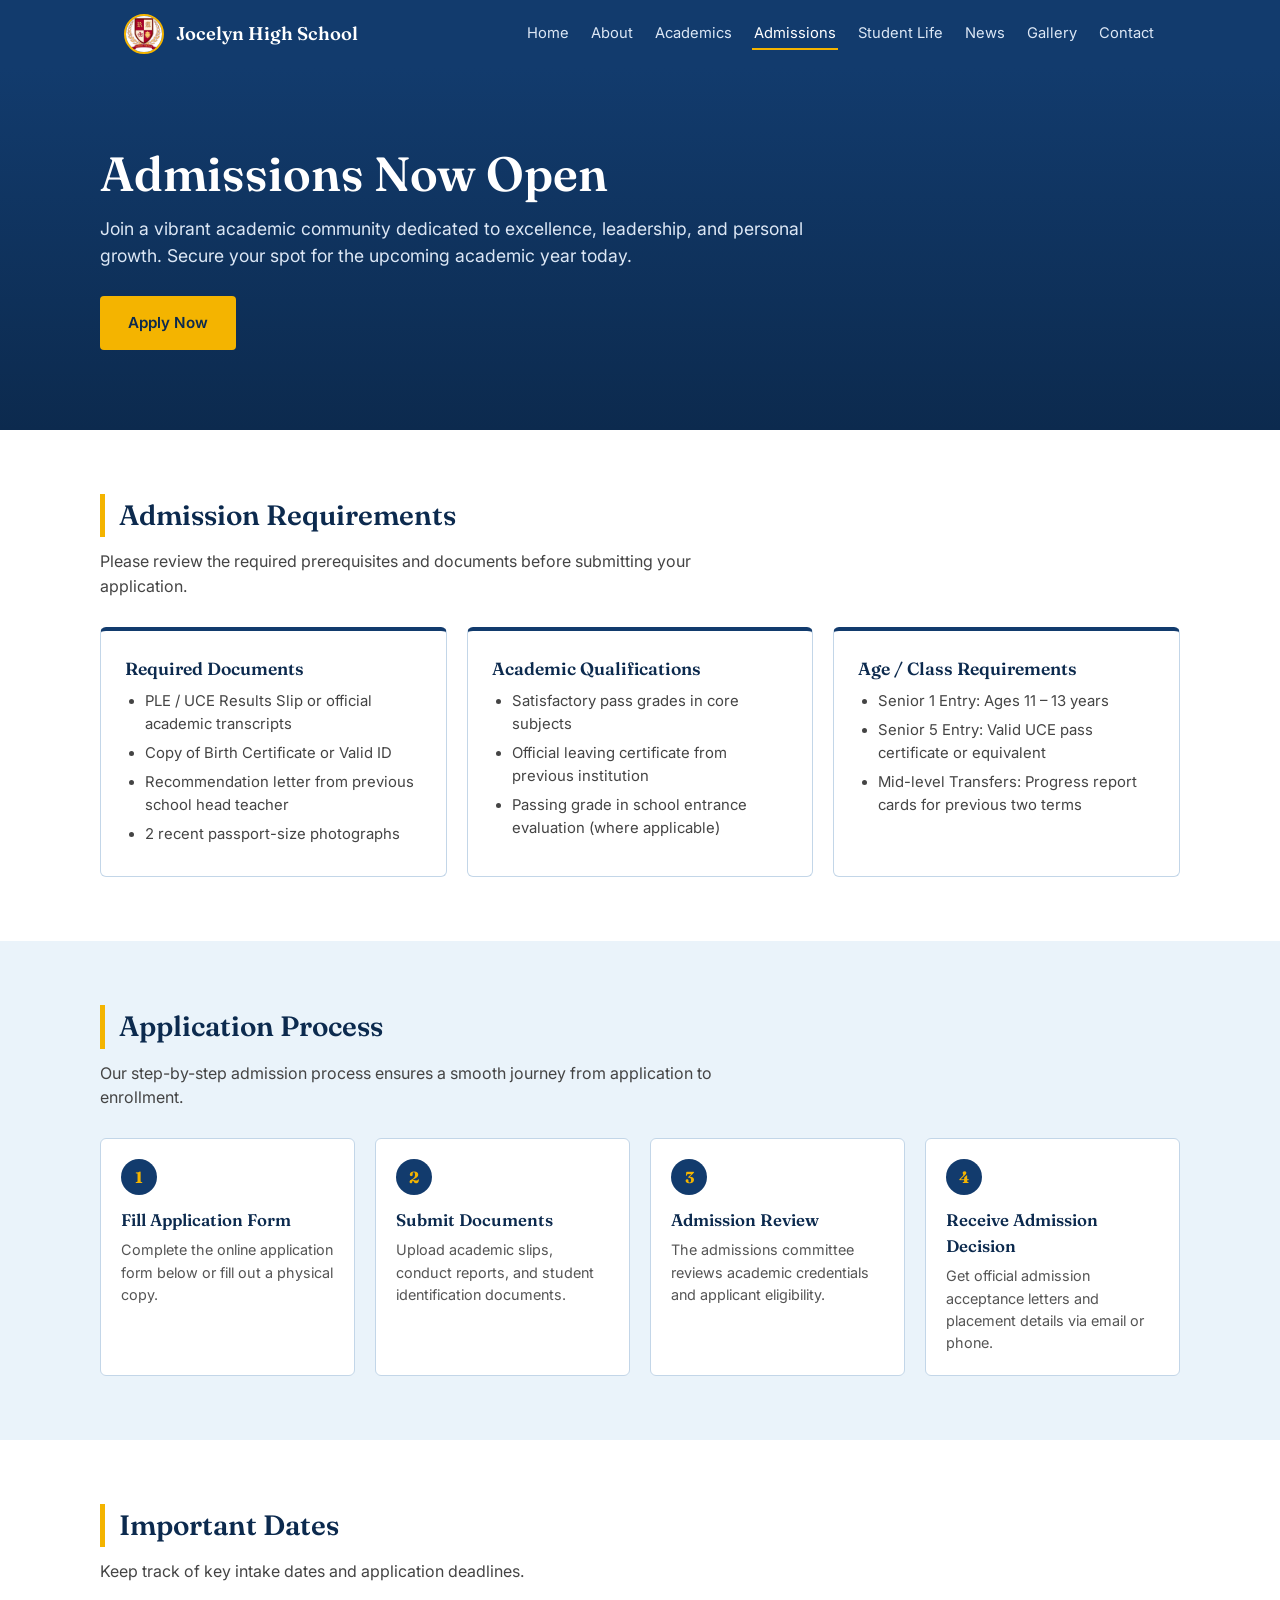
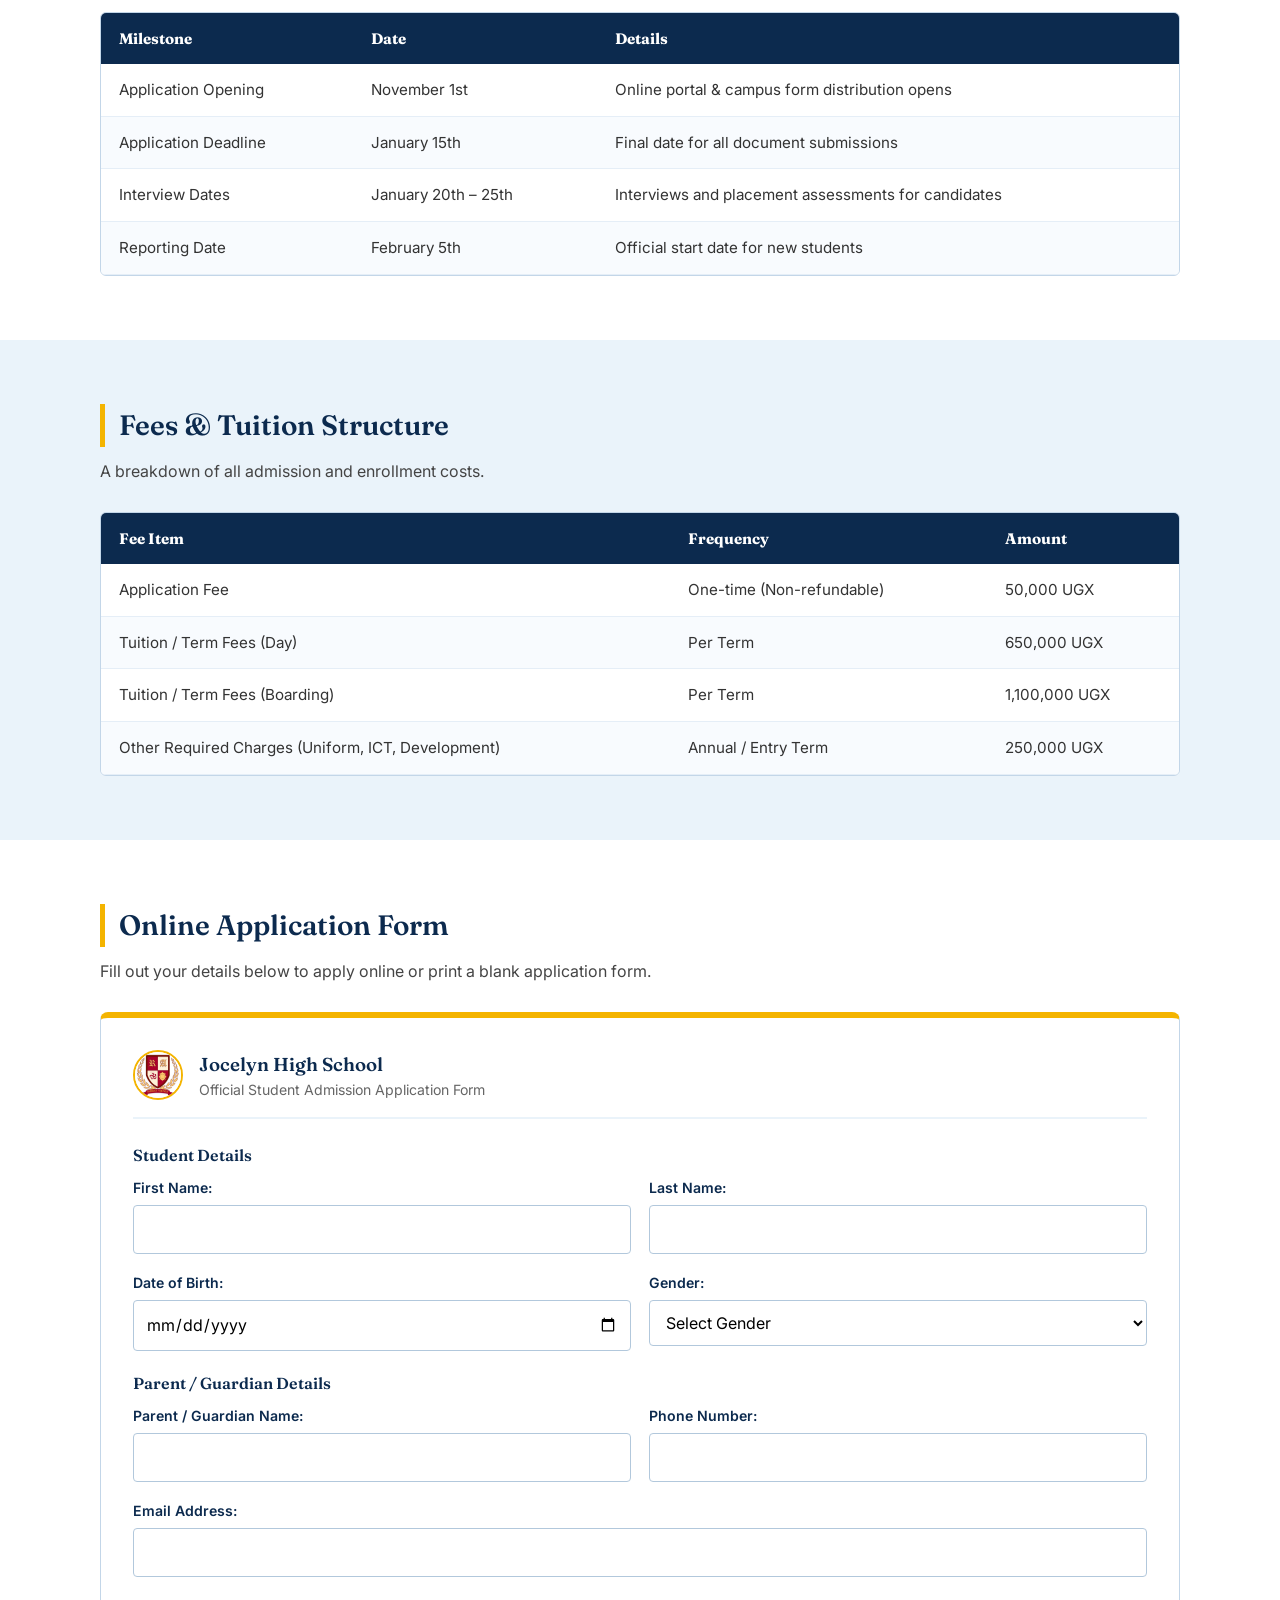
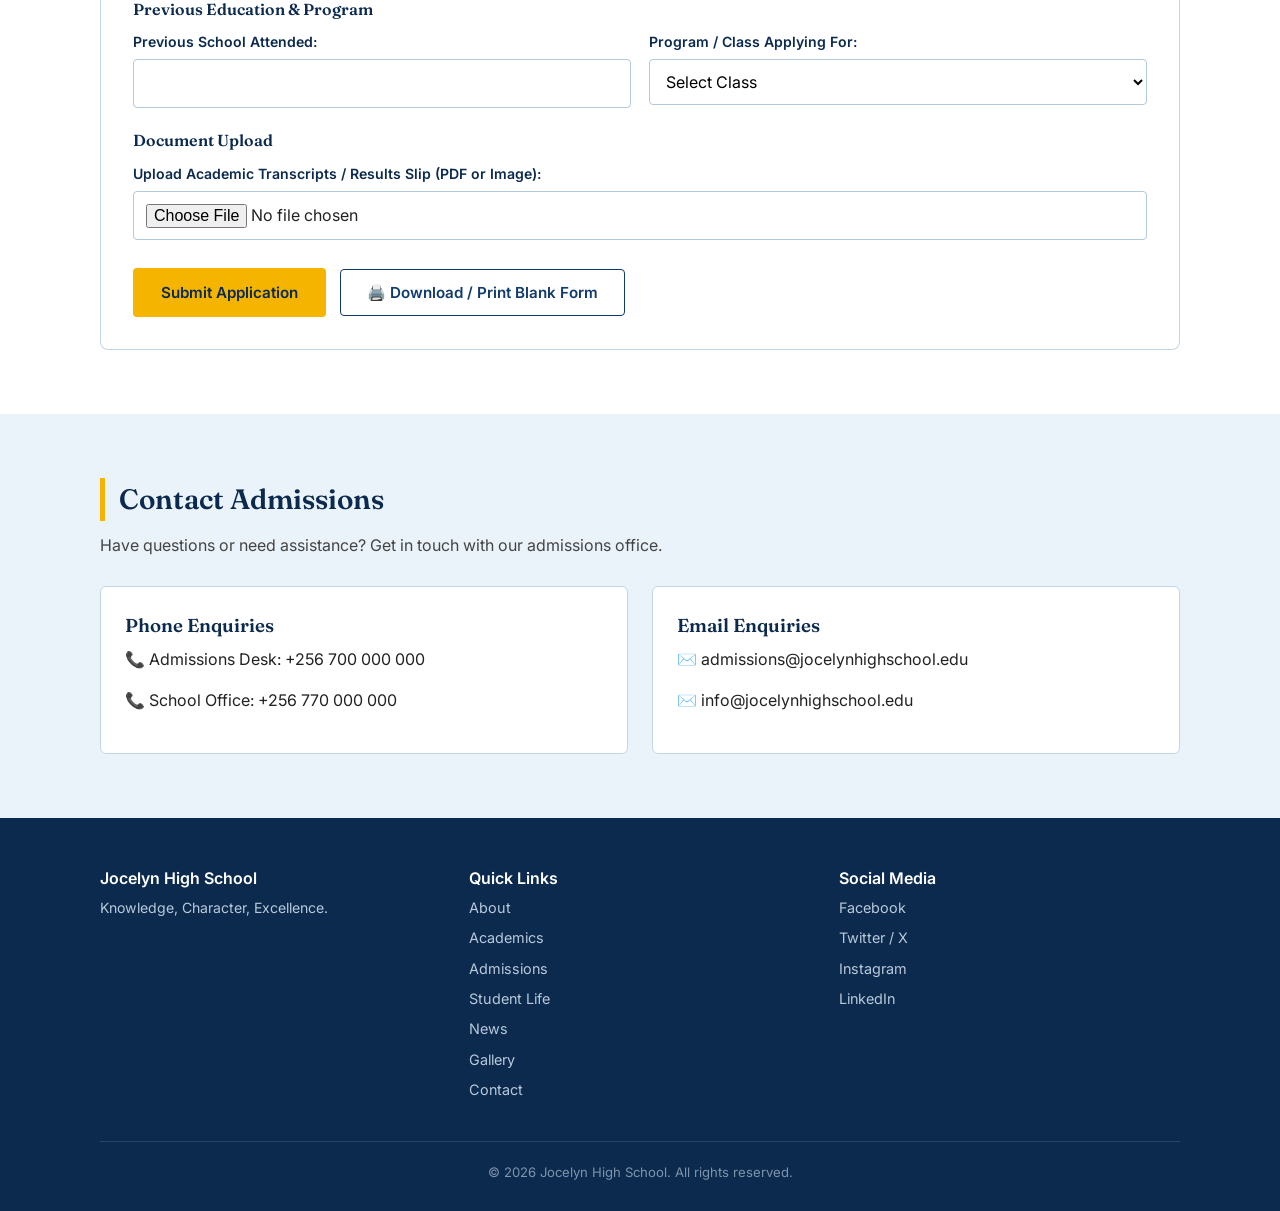
<file: admissions.html>
<!DOCTYPE html>
<html lang="en">
<head>
<meta charset="UTF-8">
<meta name="viewport" content="width=device-width, initial-scale=1, viewport-fit=cover">
<title>Admissions — Jocelyn High School</title>
<link rel="preconnect" href="https://fonts.googleapis.com">
<link rel="preconnect" href="https://fonts.gstatic.com" crossorigin>
<link href="https://fonts.googleapis.com/css2?family=Fraunces:wght@500;600;700&family=Inter:wght@400;500;600&display=swap" rel="stylesheet">
<style>
:root{
  --navy:#123B6D;
  --navy-deep:#0C2A4E;
  --gold:#F4B400;
  --white:#FFFFFF;
  --light:#EAF3FA;
  --text:#222222;
  --border:#C3D6E8;
}
*{box-sizing:border-box;}
html{scroll-behavior:smooth;}
body{
  margin:0; background:var(--white); color:var(--text);
  font-family:'Inter', -apple-system, Segoe UI, sans-serif;
  line-height:1.55;
}
h1,h2,h3,h4{font-family:'Fraunces', Georgia, serif; color:var(--navy-deep); margin:0 0 .4em; font-weight:600;}
p{margin:0 0 1em; max-width:64ch;}
a{color:inherit; text-decoration:none;}
img{max-width:100%;}
section{padding:64px 24px;}
.wrap{max-width:1080px; margin:0 auto;}

/* Header & Original Navigation Bar */
header{position:sticky; top:0; z-index:10; background:var(--navy);}
.navbar{max-width:1080px; margin:0 auto; display:flex; align-items:center; justify-content:space-between; padding:14px 24px; gap:16px; flex-wrap:wrap;}
.brand{display:flex; align-items:center; gap:12px; color:var(--white); font-family:'Fraunces',serif; font-weight:600; font-size:1.15rem; white-space:nowrap; text-decoration:none;}
.logo-img{width:40px; height:40px; object-fit:cover; border-radius:50%; border:2px solid var(--gold);}
nav{display:flex; gap:18px; flex-wrap:wrap;}
nav a{color:#DCE7F5; text-decoration:none; font-size:.92rem; white-space:nowrap; padding:4px 2px; border-bottom:2px solid transparent;}
nav a:hover, nav a:focus-visible{color:var(--white); border-bottom-color:var(--gold); outline:none;}
nav a.active{color:var(--white); border-bottom-color:var(--gold);}

/* Admission Hero Section */
.hero{background:linear-gradient(180deg, var(--navy) 0%, var(--navy-deep) 100%); color:var(--white); padding:80px 24px; text-align:left;}
.hero h1{color:var(--white); font-size:clamp(2rem,5vw,3rem); line-height:1.1; margin-bottom:.3em;}
.hero p{color:#DCE7F5; font-size:1.1rem; margin-bottom:1.5em;}
.btn{display:inline-block; padding:13px 26px; border-radius:4px; font-weight:600; font-size:.95rem; border:2px solid transparent; cursor:pointer; font-family:inherit; text-decoration:none;}
.btn-gold{background:var(--gold); color:var(--navy-deep);}
.btn-gold:hover{background:#DDA300;}

/* Titles & Utilities */
h2{font-size:1.75rem; border-left:5px solid var(--gold); padding-left:14px; margin-bottom:12px;}
.lead{color:#444; max-width:64ch; margin-bottom:28px;}
.alt{background:var(--light);}

/* Section Grids & Cards */
.grid-3{display:grid; grid-template-columns:repeat(auto-fit, minmax(260px, 1fr)); gap:20px; margin-top:24px;}
.card{background:var(--white); border:1px solid var(--border); border-top:4px solid var(--navy); border-radius:6px; padding:24px;}
.card h3{font-size:1.1rem; margin-bottom:8px;}
.card ul{margin:0; padding-left:20px; color:#444; font-size:.93rem;}
.card ul li{margin-bottom:6px;}

/* Application Process Steps */
.process-steps{display:grid; grid-template-columns:repeat(auto-fit, minmax(220px, 1fr)); gap:20px; margin-top:24px;}
.step-box{background:var(--white); border:1px solid var(--border); border-radius:6px; padding:20px;}
.step-num{background:var(--navy); color:var(--gold); width:36px; height:36px; border-radius:50%; display:flex; align-items:center; justify-content:center; font-weight:700; font-family:'Fraunces',serif; margin-bottom:12px;}
.step-box h3{font-size:1.05rem; margin-bottom:6px;}
.step-box p{font-size:.9rem; color:#555; margin:0;}

/* Tables */
.table-container{
  width:100%;
  overflow-x:auto;
  margin-top:20px;
  background:var(--white);
  border-radius:6px;
  border:1px solid var(--border);
}
table{width:100%; border-collapse:collapse; font-size:.95rem; text-align:left;}
table th{background:var(--navy-deep); color:var(--white); font-family:'Fraunces',serif; padding:14px 18px;}
table td{padding:14px 18px; border-bottom:1px solid #E5EEF7; color:#333;}
table tbody tr:nth-child(even){background-color:#F8FBFE;}

/* Online Application Form */
.form-container{
  background:var(--white);
  border:1px solid var(--border);
  border-top:6px solid var(--gold);
  border-radius:8px;
  padding:32px;
  margin-top:24px;
}
.form-header{display:flex; align-items:center; gap:16px; border-bottom:2px solid var(--light); padding-bottom:16px; margin-bottom:24px;}
.form-header img{width:50px; height:50px; border-radius:50%; border:2px solid var(--gold); object-fit:cover;}
.form-grid{display:grid; grid-template-columns:1fr 1fr; gap:18px;}
@media (max-width:680px){.form-grid{grid-template-columns:1fr;}}
.full-width{grid-column:1 / -1;}
.field-group{display:flex; flex-direction:column; gap:6px;}
.field-group label{font-size:.88rem; font-weight:600; color:var(--navy-deep);}
.field-group input, .field-group select, .field-group textarea{
  font:inherit; padding:11px 12px; border:1px solid #B2C8DC; border-radius:4px; background:var(--white);
}
.field-group input:focus, .field-group select:focus, .field-group textarea:focus{
  outline:2px solid var(--gold); outline-offset:1px;
}

/* Contact Admissions */
.contact-grid{display:grid; grid-template-columns:repeat(auto-fit, minmax(280px, 1fr)); gap:24px; margin-top:24px;}
.contact-card{background:var(--white); border:1px solid var(--border); padding:24px; border-radius:6px;}

/* Footer */
footer{background:var(--navy-deep); color:#B9C9DB; padding:48px 24px 28px;}
.foot-grid{display:grid; grid-template-columns:repeat(auto-fit,minmax(180px,1fr)); gap:28px; max-width:1080px; margin:0 auto;}
footer h3{color:var(--white); font-size:1rem; font-family:'Inter',sans-serif; font-weight:600;}
footer a{color:#B9C9DB; text-decoration:none; font-size:.9rem; display:block; margin-bottom:8px;}
footer a:hover{color:var(--gold);}
.foot-bottom{max-width:1080px; margin:32px auto 0; border-top:1px solid #24466E; padding-top:20px; font-size:.82rem; text-align:center; color:#7E93AC;}

/* Printable Download CSS */
@media print{
  body * { visibility: hidden; }
  #printable-form, #printable-form * { visibility: visible; }
  #printable-form { position: absolute; left: 0; top: 0; width: 100%; border: none; }
  .no-print { display: none !important; }
}
</style>
</head>
<body>

<!-- Original Header Navbar (Untouched) -->
<header>
  <div class="navbar">
    <a class="brand" href="index.html">
      <img src="logo.jpeg" alt="Jocelyn High School Logo" class="logo-img">
      Jocelyn High School
    </a>
    <nav>
      <a href="index.html">Home</a>
      <a href="about.html">About</a>
      <a href="academics.html">Academics</a>
      <a href="admissions.html" class="active">Admissions</a>
      <a href="students.html">Student Life</a>
      <a href="news.html">News</a>
      <a href="gallery.html">Gallery</a>
      <a href="contact.html">Contact</a>
    </nav>
  </div>
</header>

<!-- Admission Hero Section -->
<section class="hero">
  <div class="wrap">
    <h1>Admissions Now Open</h1>
    <p>Join a vibrant academic community dedicated to excellence, leadership, and personal growth. Secure your spot for the upcoming academic year today.</p>
    <a href="#online-application" class="btn btn-gold">Apply Now</a>
  </div>
</section>

<!-- Admission Requirements -->
<section>
  <div class="wrap">
    <h2>Admission Requirements</h2>
    <p class="lead">Please review the required prerequisites and documents before submitting your application.</p>
    <div class="grid-3">
      <div class="card">
        <h3>Required Documents</h3>
        <ul>
          <li>PLE / UCE Results Slip or official academic transcripts</li>
          <li>Copy of Birth Certificate or Valid ID</li>
          <li>Recommendation letter from previous school head teacher</li>
          <li>2 recent passport-size photographs</li>
        </ul>
      </div>
      <div class="card">
        <h3>Academic Qualifications</h3>
        <ul>
          <li>Satisfactory pass grades in core subjects</li>
          <li>Official leaving certificate from previous institution</li>
          <li>Passing grade in school entrance evaluation (where applicable)</li>
        </ul>
      </div>
      <div class="card">
        <h3>Age / Class Requirements</h3>
        <ul>
          <li>Senior 1 Entry: Ages 11 – 13 years</li>
          <li>Senior 5 Entry: Valid UCE pass certificate or equivalent</li>
          <li>Mid-level Transfers: Progress report cards for previous two terms</li>
        </ul>
      </div>
    </div>
  </div>
</section>

<!-- Application Process -->
<section class="alt">
  <div class="wrap">
    <h2>Application Process</h2>
    <p class="lead">Our step-by-step admission process ensures a smooth journey from application to enrollment.</p>
    <div class="process-steps">
      <div class="step-box">
        <div class="step-num">1</div>
        <h3>Fill Application Form</h3>
        <p>Complete the online application form below or fill out a physical copy.</p>
      </div>
      <div class="step-box">
        <div class="step-num">2</div>
        <h3>Submit Documents</h3>
        <p>Upload academic slips, conduct reports, and student identification documents.</p>
      </div>
      <div class="step-box">
        <div class="step-num">3</div>
        <h3>Admission Review</h3>
        <p>The admissions committee reviews academic credentials and applicant eligibility.</p>
      </div>
      <div class="step-box">
        <div class="step-num">4</div>
        <h3>Receive Admission Decision</h3>
        <p>Get official admission acceptance letters and placement details via email or phone.</p>
      </div>
    </div>
  </div>
</section>

<!-- Important Dates -->
<section>
  <div class="wrap">
    <h2>Important Dates</h2>
    <p class="lead">Keep track of key intake dates and application deadlines.</p>
    <div class="table-container">
      <table>
        <thead>
          <tr>
            <th>Milestone</th>
            <th>Date</th>
            <th>Details</th>
          </tr>
        </thead>
        <tbody>
          <tr><td>Application Opening</td><td>November 1st</td><td>Online portal &amp; campus form distribution opens</td></tr>
          <tr><td>Application Deadline</td><td>January 15th</td><td>Final date for all document submissions</td></tr>
          <tr><td>Interview Dates</td><td>January 20th – 25th</td><td>Interviews and placement assessments for candidates</td></tr>
          <tr><td>Reporting Date</td><td>February 5th</td><td>Official start date for new students</td></tr>
        </tbody>
      </table>
    </div>
  </div>
</section>

<!-- Fees -->
<section class="alt">
  <div class="wrap">
    <h2>Fees &amp; Tuition Structure</h2>
    <p class="lead">A breakdown of all admission and enrollment costs.</p>
    <div class="table-container">
      <table>
        <thead>
          <tr>
            <th>Fee Item</th>
            <th>Frequency</th>
            <th>Amount</th>
          </tr>
        </thead>
        <tbody>
          <tr><td>Application Fee</td><td>One-time (Non-refundable)</td><td>50,000 UGX</td></tr>
          <tr><td>Tuition / Term Fees (Day)</td><td>Per Term</td><td>650,000 UGX</td></tr>
          <tr><td>Tuition / Term Fees (Boarding)</td><td>Per Term</td><td>1,100,000 UGX</td></tr>
          <tr><td>Other Required Charges (Uniform, ICT, Development)</td><td>Annual / Entry Term</td><td>250,000 UGX</td></tr>
        </tbody>
      </table>
    </div>
  </div>
</section>

<!-- Online Application Form -->
<section id="online-application">
  <div class="wrap">
    <h2>Online Application Form</h2>
    <p class="lead">Fill out your details below to apply online or print a blank application form.</p>

    <div class="form-container" id="printable-form">
      <div class="form-header">
        <img src="logo.jpeg" alt="Jocelyn High School Logo">
        <div>
          <h3 style="margin:0;">Jocelyn High School</h3>
          <p style="margin:0; font-size:.88rem; color:#666;">Official Student Admission Application Form</p>
        </div>
      </div>

      <form onsubmit="event.preventDefault(); alert('Application submitted successfully!');">
        <!-- Student Details -->
        <h4 style="margin-top:10px; margin-bottom:10px;">Student Details</h4>
        <div class="form-grid">
          <div class="field-group">
            <label for="fname">First Name:</label>
            <input type="text" id="fname" required>
          </div>
          <div class="field-group">
            <label for="lname">Last Name:</label>
            <input type="text" id="lname" required>
          </div>
          <div class="field-group">
            <label for="dob">Date of Birth:</label>
            <input type="date" id="dob" required>
          </div>
          <div class="field-group">
            <label for="gender">Gender:</label>
            <select id="gender" required>
              <option value="">Select Gender</option>
              <option value="Male">Male</option>
              <option value="Female">Female</option>
            </select>
          </div>
        </div>

        <!-- Parent/Guardian Details -->
        <h4 style="margin-top:20px; margin-bottom:10px;">Parent / Guardian Details</h4>
        <div class="form-grid">
          <div class="field-group">
            <label for="pname">Parent / Guardian Name:</label>
            <input type="text" id="pname" required>
          </div>
          <div class="field-group">
            <label for="pphone">Phone Number:</label>
            <input type="tel" id="pphone" required>
          </div>
          <div class="field-group full-width">
            <label for="pemail">Email Address:</label>
            <input type="email" id="pemail" required>
          </div>
        </div>

        <!-- Previous Education & Program -->
        <h4 style="margin-top:20px; margin-bottom:10px;">Previous Education &amp; Program</h4>
        <div class="form-grid">
          <div class="field-group">
            <label for="prevschool">Previous School Attended:</label>
            <input type="text" id="prevschool" required>
          </div>
          <div class="field-group">
            <label for="program">Program / Class Applying For:</label>
            <select id="program" required>
              <option value="">Select Class</option>
              <option value="Senior 1">Senior 1</option>
              <option value="Senior 2">Senior 2</option>
              <option value="Senior 3">Senior 3</option>
              <option value="Senior 4">Senior 4</option>
              <option value="Senior 5">Senior 5</option>
              <option value="Senior 6">Senior 6</option>
            </select>
          </div>
        </div>

        <!-- Document Upload -->
        <h4 style="margin-top:20px; margin-bottom:10px;">Document Upload</h4>
        <div class="form-grid">
          <div class="field-group full-width">
            <label for="doc">Upload Academic Transcripts / Results Slip (PDF or Image):</label>
            <input type="file" id="doc">
          </div>
        </div>

        <!-- Submission Buttons -->
        <div class="no-print" style="margin-top:28px; display:flex; gap:14px; flex-wrap:wrap; align-items:center;">
          <button type="submit" class="btn btn-gold">Submit Application</button>
          <button type="button" onclick="window.print()" class="btn" style="border:1px solid var(--navy); background:var(--white); color:var(--navy);">🖨️ Download / Print Blank Form</button>
        </div>
      </form>
    </div>
  </div>
</section>

<!-- Contact Admissions Section -->
<section class="alt">
  <div class="wrap">
    <h2>Contact Admissions</h2>
    <p class="lead">Have questions or need assistance? Get in touch with our admissions office.</p>
    <div class="contact-grid">
      <div class="contact-card">
        <h3>Phone Enquiries</h3>
        <p>📞 Admissions Desk: +256 700 000 000</p>
        <p>📞 School Office: +256 770 000 000</p>
      </div>
      <div class="contact-card">
        <h3>Email Enquiries</h3>
        <p>✉️ admissions@jocelynhighschool.edu</p>
        <p>✉️ info@jocelynhighschool.edu</p>
      </div>
    </div>
  </div>
</section>

<!-- Footer -->
<footer>
  <div class="foot-grid">
    <div>
      <h3>Jocelyn High School</h3>
      <p style="font-size:.88rem;">Knowledge, Character, Excellence.</p>
    </div>
    <div>
      <h3>Quick Links</h3>
      <a href="index.html">Home</a>
      <a href="about.html">About Us</a>
      <a href="academics.html">Academics</a>
      <a href="admissions.html">Admissions</a>
      <a href="contact.html">Contact Us</a>
    </div>
    <div>
      <h3>Social Media</h3>
      <a href="#">Facebook</a>
      <a href="#">Twitter / X</a>
      <a href="#">Instagram</a>
      <a href="#">LinkedIn</a>
    </div>
  </div>
  <div class="foot-bottom">
    © 2026 Jocelyn High School. All rights reserved.
  </div>
</footer>

<script src="links.js"></script>
</body>
</html>
</file>
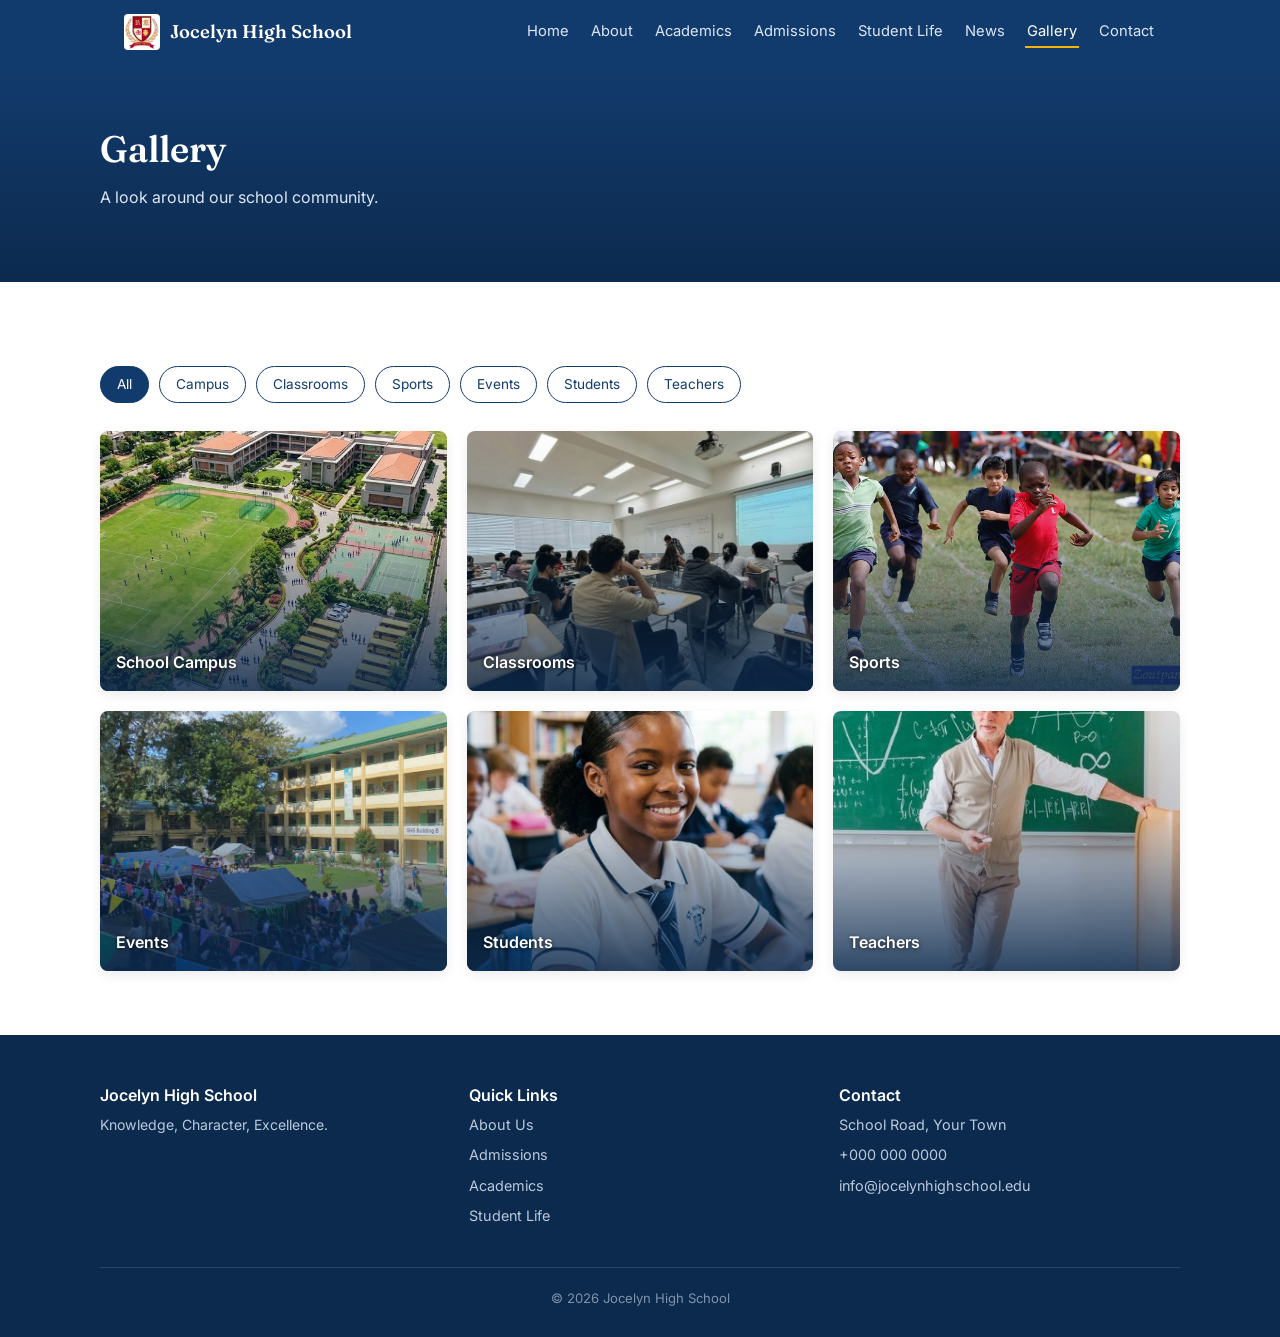
<file: gallery.html>
<!DOCTYPE html>
<html lang="en">
<head>
<meta charset="UTF-8">
<meta name="viewport" content="width=device-width, initial-scale=1, viewport-fit=cover">
<title>Gallery — Jocelyn High School</title>
<link rel="preconnect" href="https://fonts.googleapis.com">
<link rel="preconnect" href="https://fonts.gstatic.com" crossorigin>
<link href="https://fonts.googleapis.com/css2?family=Fraunces:wght@500;600;700&family=Inter:wght@400;500;600&display=swap" rel="stylesheet">
<style>
:root{
  --navy:#123B6D;
  --navy-deep:#0C2A4E;
  --gold:#F4B400;
  --white:#FFFFFF;
  --light:#EAF3FA;
  --text:#222222;
}
*{box-sizing:border-box;}
html{scroll-behavior:smooth;}
body{
  margin:0; background:var(--white); color:var(--text);
  font-family:'Inter', -apple-system, Segoe UI, sans-serif;
  line-height:1.55;
}
h1,h2,h3{font-family:'Fraunces', Georgia, serif; color:var(--navy-deep); margin:0 0 .4em; font-weight:600;}
p{margin:0 0 1em; max-width:64ch;}
a{color:inherit;}
img{max-width:100%; display:block;}
section{padding:64px 24px;}
.wrap{max-width:1080px; margin:0 auto;}

header{position:sticky; top:0; z-index:10; background:var(--navy);}
.navbar{max-width:1080px; margin:0 auto; display:flex; align-items:center; justify-content:space-between; padding:14px 24px; gap:16px; flex-wrap:wrap;}
.brand{display:flex; align-items:center; gap:10px; color:var(--white); font-family:'Fraunces',serif; font-weight:600; font-size:1.15rem; white-space:nowrap; text-decoration:none;}
.brand-logo{width:36px; height:36px; object-fit:contain; border-radius:4px;}
nav{display:flex; gap:18px; flex-wrap:wrap;}
nav a{color:#DCE7F5; text-decoration:none; font-size:.92rem; white-space:nowrap; padding:4px 2px; border-bottom:2px solid transparent;}
nav a:hover, nav a:focus-visible{color:var(--white); border-bottom-color:var(--gold); outline:none;}
nav a.active{color:var(--white); border-bottom-color:var(--gold);}

.page-hero{background:linear-gradient(180deg, var(--navy) 0%, var(--navy-deep) 100%); color:var(--white); padding:56px 24px; text-align:left;}
.page-hero h1{color:var(--white); font-size:clamp(1.6rem,4vw,2.3rem); margin:0;}
.page-hero p{color:#DCE7F5; margin-top:8px;}

.gallery-grid{display:grid; grid-template-columns:repeat(auto-fill,minmax(280px,1fr)); gap:20px; margin-top:28px;}
.gtile{
  aspect-ratio:4/3; 
  border-radius:8px; 
  display:flex; 
  align-items:flex-end; 
  padding:16px; 
  color:var(--white); 
  font-size:1rem; 
  font-weight:600;
  position:relative;
  overflow:hidden;
  box-shadow:0 4px 12px rgba(0,0,0,0.08);
  transition:transform 0.2s ease, opacity 0.3s ease;
}
.gtile:hover{transform:translateY(-4px);}
.gtile.hide{display:none;}
.gtile img{
  position:absolute;
  inset:0;
  width:100%;
  height:100%;
  object-fit:cover;
  z-index:0;
}
.gtile span{
  position:relative; 
  z-index:2; 
  text-shadow:0 1px 4px rgba(0,0,0,0.7);
}
.gtile::after{
  content:'';
  position:absolute;
  inset:0;
  background:linear-gradient(to top, rgba(12,42,78,0.85) 0%, rgba(12,42,78,0.1) 60%, transparent 100%);
  z-index:1;
}

.filter-row{display:flex; gap:10px; flex-wrap:wrap; margin-top:20px;}
.filter-btn{font:inherit; font-size:.85rem; padding:7px 16px; border-radius:20px; border:1px solid var(--navy); background:var(--white); color:var(--navy); cursor:pointer; transition:all 0.2s ease;}
.filter-btn.active, .filter-btn:hover{background:var(--navy); color:var(--white);}

footer{background:var(--navy-deep); color:#B9C9DB; padding:48px 24px 28px;}
.foot-grid{display:grid; grid-template-columns:repeat(auto-fit,minmax(180px,1fr)); gap:28px; max-width:1080px; margin:0 auto;}
footer h3{color:var(--white); font-size:1rem; font-family:'Inter',sans-serif; font-weight:600;}
footer a{color:#B9C9DB; text-decoration:none; font-size:.9rem; display:block; margin-bottom:8px;}
footer a:hover{color:var(--gold);}
.foot-bottom{max-width:1080px; margin:32px auto 0; border-top:1px solid #24466E; padding-top:20px; font-size:.82rem; text-align:center; color:#7E93AC;}

@media (prefers-reduced-motion:reduce){html{scroll-behavior:auto;}}
</style>
</head>
<body>
<header>
  <div class="navbar">
    <a class="brand" href="index.html">
      <img src="logo.jpeg" alt="Jocelyn High School Logo" class="brand-logo">
      Jocelyn High School
    </a>
    <nav>
      <a href="index.html">Home</a>
      <a href="about.html">About</a>
      <a href="academics.html">Academics</a>
      <a href="admissions.html">Admissions</a>
      <a href="students.html">Student Life</a>
      <a href="news.html">News</a>
      <a href="gallery.html" class="active">Gallery</a>
      <a href="contact.html">Contact</a>
    </nav>
  </div>
</header>

<section class="page-hero">
  <div class="wrap">
    <h1>Gallery</h1>
    <p>A look around our school community.</p>
  </div>
</section>

<section>
  <div class="wrap">
    <div class="filter-row">
      <button class="filter-btn active" data-filter="all">All</button>
      <button class="filter-btn" data-filter="campus">Campus</button>
      <button class="filter-btn" data-filter="classrooms">Classrooms</button>
      <button class="filter-btn" data-filter="sports">Sports</button>
      <button class="filter-btn" data-filter="events">Events</button>
      <button class="filter-btn" data-filter="students">Students</button>
      <button class="filter-btn" data-filter="teachers">Teachers</button>
    </div>

    <div class="gallery-grid">
      <div class="gtile" data-category="campus">
        <img src="SC.jpeg" alt="School Campus">
        <span>School Campus</span>
      </div>

      <div class="gtile" data-category="classrooms">
        <img src="C.jpeg" alt="Classrooms">
        <span>Classrooms</span>
      </div>

      <div class="gtile" data-category="sports">
        <img src="S.jpeg" alt="Sports">
        <span>Sports</span>
      </div>

      <div class="gtile" data-category="events">
        <img src="E.jpeg" alt="Events">
        <span>Events</span>
      </div>

      <div class="gtile" data-category="students">
        <img src="St.jpg" alt="Students">
        <span>Students</span>
      </div>

      <div class="gtile" data-category="teachers">
        <img src="T.jpeg" alt="Teachers">
        <span>Teachers</span>
      </div>
    </div>
  </div>
</section>

<footer>
  <div class="foot-grid">
    <div>
      <h3>Jocelyn High School</h3>
      <p style="font-size:.88rem;">Knowledge, Character, Excellence.</p>
    </div>
    <div>
      <h3>Quick Links</h3>
      <a href="about.html">About Us</a>
      <a href="admissions.html">Admissions</a>
      <a href="academics.html">Academics</a>
      <a href="students.html">Student Life</a>
    </div>
    <div>
      <h3>Contact</h3>
      <a href="contact.html">School Road, Your Town</a>
      <a href="contact.html">+000 000 0000</a>
      <a href="contact.html">info@jocelynhighschool.edu</a>
    </div>
  </div>
  <div class="foot-bottom">© 2026 Jocelyn High School</div>
</footer>

<script>
document.addEventListener('DOMContentLoaded', () => {
  const filterBtns = document.querySelectorAll('.filter-btn');
  const galleryItems = document.querySelectorAll('.gtile');

  filterBtns.forEach(btn => {
    btn.addEventListener('click', () => {
      filterBtns.forEach(b => b.classList.remove('active'));
      btn.classList.add('active');

      const filterValue = btn.getAttribute('data-filter');

      galleryItems.forEach(item => {
        if (filterValue === 'all' || item.getAttribute('data-category') === filterValue) {
          item.classList.remove('hide');
        } else {
          item.classList.add('hide');
        }
      });
    });
  });
});
</script>
</body>
</html>
</file>
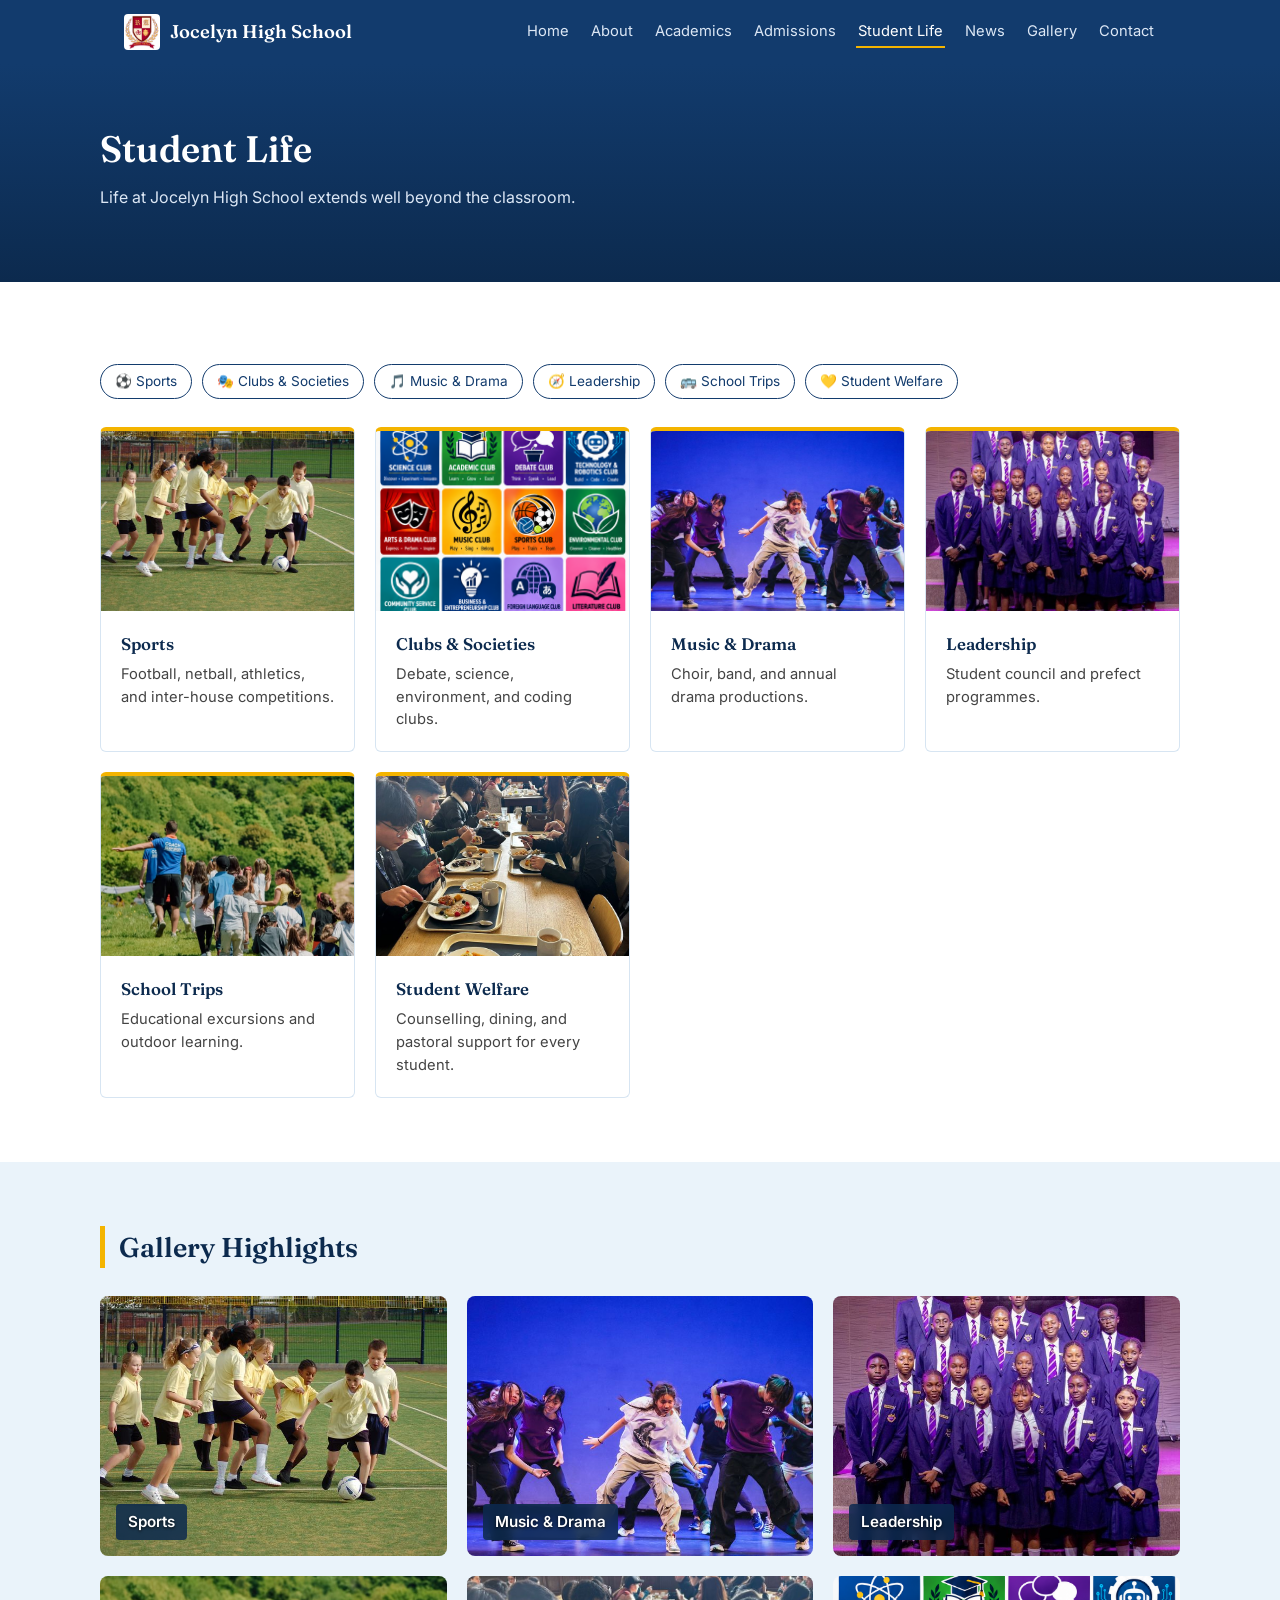
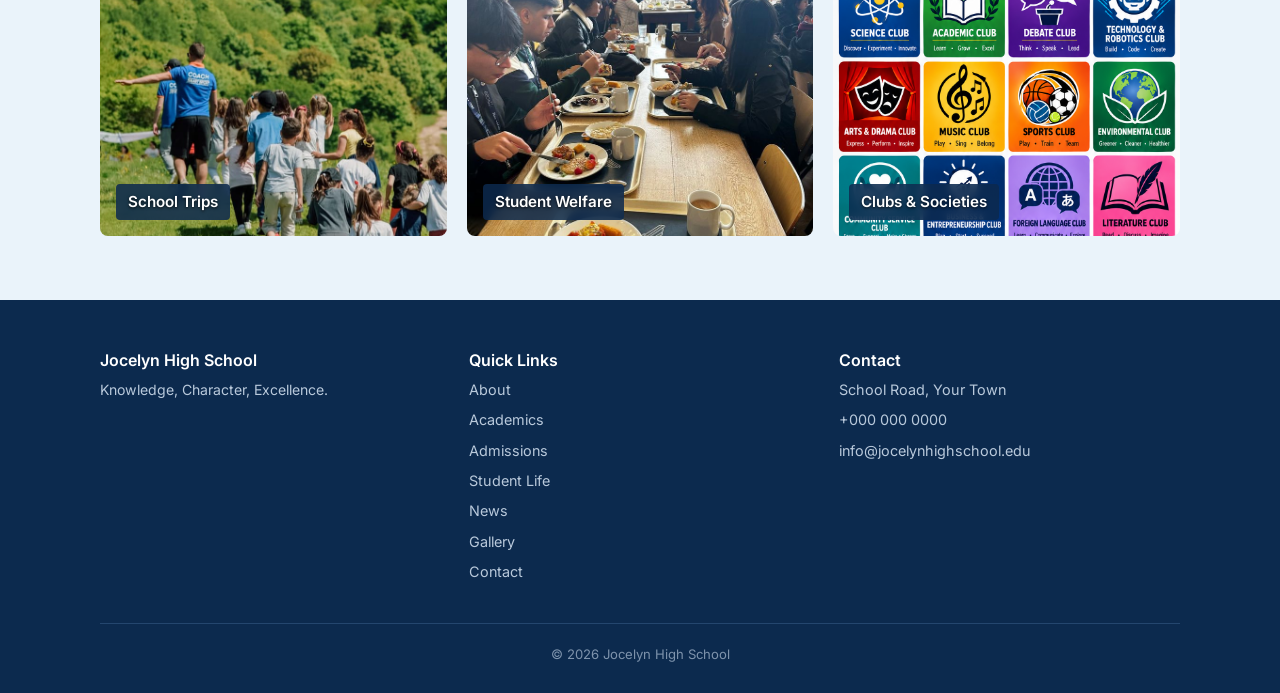
<file: students.html>
<!DOCTYPE html>
<html lang="en">
<head>
<meta charset="UTF-8">
<meta name="viewport" content="width=device-width, initial-scale=1, viewport-fit=cover">
<title>Student Life — Jocelyn High School</title>
<link rel="preconnect" href="https://fonts.googleapis.com">
<link rel="preconnect" href="https://fonts.gstatic.com" crossorigin>
<link href="https://fonts.googleapis.com/css2?family=Fraunces:wght@500;600;700&family=Inter:wght@400;500;600&display=swap" rel="stylesheet">
<style>
:root{
  --navy:#123B6D;
  --navy-deep:#0C2A4E;
  --gold:#F4B400;
  --white:#FFFFFF;
  --light:#EAF3FA;
  --text:#222222;
}
*{box-sizing:border-box;}
html{scroll-behavior:smooth;}
body{
  margin:0; background:var(--white); color:var(--text);
  font-family:'Inter', -apple-system, Segoe UI, sans-serif;
  line-height:1.55;
}
h1,h2,h3{font-family:'Fraunces', Georgia, serif; color:var(--navy-deep); margin:0 0 .4em; font-weight:600;}
p{margin:0 0 1em; max-width:64ch;}
a{color:inherit;}
img{max-width:100%; height:auto; display:block;}
section{padding:64px 24px;}
.wrap{max-width:1080px; margin:0 auto;}

header{position:sticky; top:0; z-index:10; background:var(--navy);}
.navbar{max-width:1080px; margin:0 auto; display:flex; align-items:center; justify-content:space-between; padding:14px 24px; gap:16px; flex-wrap:wrap;}
.brand{display:flex; align-items:center; gap:10px; color:var(--white); font-family:'Fraunces',serif; font-weight:600; font-size:1.15rem; white-space:nowrap; text-decoration:none;}
.crest-img{width:36px; height:36px; object-fit:contain; border-radius:4px;}
nav{display:flex; gap:18px; flex-wrap:wrap;}
nav a{color:#DCE7F5; text-decoration:none; font-size:.92rem; white-space:nowrap; padding:4px 2px; border-bottom:2px solid transparent;}
nav a:hover, nav a:focus-visible{color:var(--white); border-bottom-color:var(--gold); outline:none;}
nav a.active{color:var(--white); border-bottom-color:var(--gold);}

.hero{background:linear-gradient(180deg, var(--navy) 0%, var(--navy-deep) 100%); color:var(--white); padding:80px 24px 64px;}
.hero .wrap{display:flex; flex-direction:column; gap:18px;}
.hero h1{color:var(--white); font-size:clamp(1.8rem,5vw,2.8rem); max-width:18ch; line-height:1.1;}
.hero p{color:#DCE7F5; font-size:1.05rem;}
.page-hero{background:linear-gradient(180deg, var(--navy) 0%, var(--navy-deep) 100%); color:var(--white); padding:56px 24px; text-align:left;}
.page-hero h1{color:var(--white); font-size:clamp(1.6rem,4vw,2.3rem); margin:0;}
.page-hero p{color:#DCE7F5; margin-top:8px;}

.quickbar{background:var(--light);}
.quickgrid{display:grid; grid-template-columns:repeat(auto-fit,minmax(190px,1fr)); gap:20px; padding:0;}
.quickitem{display:flex; align-items:center; gap:12px; background:var(--white); border:1px solid #D7E5F2; border-radius:6px; padding:16px 18px;}
.quickitem .ic{font-size:1.5rem;}
.quickitem span.label{font-weight:600; color:var(--navy-deep); font-size:.95rem;}

h2{font-size:1.7rem; border-left:5px solid var(--gold); padding-left:14px;}
.lead{color:#444; max-width:60ch;}
.alt{background:var(--light);}

/* Cards with Image Top */
.grid-cards{display:grid; grid-template-columns:repeat(auto-fit,minmax(230px,1fr)); gap:20px; margin-top:28px;}
.card{background:var(--white); border:1px solid #D7E5F2; border-top:4px solid var(--gold); border-radius:6px; overflow:hidden;}
.card-body{padding:20px;}
.card img.card-img{width:100%; height:180px; object-fit:cover;}
.card h3{font-size:1.05rem; margin-bottom:.35em;}
.card p{font-size:.92rem; color:#444; margin:0;}

.pill-row{display:flex; flex-wrap:wrap; gap:10px; margin-top:18px;}
.pill{background:var(--white); border:1px solid var(--navy); color:var(--navy); font-size:.85rem; padding:6px 14px; border-radius:20px;}

/* Gallery Grid Styling */
.gallery-grid{display:grid; grid-template-columns:repeat(auto-fit,minmax(260px,1fr)); gap:20px; margin-top:28px;}
.gtile{
  position:relative;
  aspect-ratio:4/3;
  border-radius:8px;
  overflow:hidden;
  display:flex;
  align-items:flex-end;
  padding:16px;
  color:var(--white);
  font-size:.95rem;
  font-weight:600;
  text-shadow:0 1px 3px rgba(0,0,0,0.8);
}
.gtile img{
  position:absolute;
  inset:0;
  width:100%;
  height:100%;
  object-fit:cover;
  z-index:1;
  transition:transform .3s ease;
}
.gtile:hover img{
  transform:scale(1.05);
}
.gtile span{
  position:relative;
  z-index:2;
  background:rgba(12, 42, 78, 0.85);
  padding:6px 12px;
  border-radius:4px;
  backdrop-filter:blur(4px);
}

footer{background:var(--navy-deep); color:#B9C9DB; padding:48px 24px 28px;}
.foot-grid{display:grid; grid-template-columns:repeat(auto-fit,minmax(180px,1fr)); gap:28px; max-width:1080px; margin:0 auto;}
footer h3{color:var(--white); font-size:1rem; font-family:'Inter',sans-serif; font-weight:600;}
footer a{color:#B9C9DB; text-decoration:none; font-size:.9rem; display:block; margin-bottom:8px;}
footer a:hover{color:var(--gold);}
.foot-bottom{max-width:1080px; margin:32px auto 0; border-top:1px solid #24466E; padding-top:20px; font-size:.82rem; text-align:center; color:#7E93AC;}

@media (prefers-reduced-motion:reduce){html{scroll-behavior:auto;} .gtile:hover img{transform:none;}}
</style>
</head>
<body>
<header>
  <div class="navbar">
    <a class="brand" href="index.html">
      <img src="logo.jpeg" alt="Jocelyn High School Logo" class="crest-img">
      Jocelyn High School
    </a>
    <nav>
      <a href="index.html">Home</a>
      <a href="about.html">About</a>
      <a href="academics.html">Academics</a>
      <a href="admissions.html">Admissions</a>
      <a href="students.html" class="active">Student Life</a>
      <a href="news.html">News</a>
      <a href="gallery.html">Gallery</a>
      <a href="contact.html">Contact</a>
    </nav>
  </div>
</header>

<section class="page-hero">
  <div class="wrap">
    <h1>Student Life</h1>
    <p>Life at Jocelyn High School extends well beyond the classroom.</p>
  </div>
</section>

<section>
  <div class="wrap">
    <div class="pill-row">
      <span class="pill">⚽ Sports</span>
      <span class="pill">🎭 Clubs &amp; Societies</span>
      <span class="pill">🎵 Music &amp; Drama</span>
      <span class="pill">🧭 Leadership</span>
      <span class="pill">🚌 School Trips</span>
      <span class="pill">💛 Student Welfare</span>
    </div>
    
    <div class="grid-cards">
      <div class="card">
        <img class="card-img" src="SO.jpg" alt="Students playing sports">
        <div class="card-body">
          <h3>Sports</h3>
          <p>Football, netball, athletics, and inter-house competitions.</p>
        </div>
      </div>
      <div class="card">
        <img class="card-img" src="SCL.png" alt="Jocelyn High School Clubs">
        <div class="card-body">
          <h3>Clubs &amp; Societies</h3>
          <p>Debate, science, environment, and coding clubs.</p>
        </div>
      </div>
      <div class="card">
        <img class="card-img" src="MDD.jpg" alt="Students performing dance and music">
        <div class="card-body">
          <h3>Music &amp; Drama</h3>
          <p>Choir, band, and annual drama productions.</p>
        </div>
      </div>
      <div class="card">
        <img class="card-img" src="LD.jpg" alt="Student council and leadership team">
        <div class="card-body">
          <h3>Leadership</h3>
          <p>Student council and prefect programmes.</p>
        </div>
      </div>
      <div class="card">
        <img class="card-img" src="TP.jpg" alt="Outdoor educational trip">
        <div class="card-body">
          <h3>School Trips</h3>
          <p>Educational excursions and outdoor learning.</p>
        </div>
      </div>
      <div class="card">
        <img class="card-img" src="ML.jpg" alt="Students enjoying meals together">
        <div class="card-body">
          <h3>Student Welfare</h3>
          <p>Counselling, dining, and pastoral support for every student.</p>
        </div>
      </div>
    </div>
  </div>
</section>

<section class="alt">
  <div class="wrap">
    <h2>Gallery Highlights</h2>
    <div class="gallery-grid">
      <div class="gtile">
        <img src="SO.jpg" alt="Sports Highlights">
        <span>Sports</span>
      </div>
      <div class="gtile">
        <img src="MDD.jpg" alt="Music and Drama Highlights">
        <span>Music &amp; Drama</span>
      </div>
      <div class="gtile">
        <img src="LD.jpg" alt="Leadership Highlights">
        <span>Leadership</span>
      </div>
      <div class="gtile">
        <img src="TP.jpg" alt="Trips Highlights">
        <span>School Trips</span>
      </div>
      <div class="gtile">
        <img src="ML.jpg" alt="Student Welfare Highlights">
        <span>Student Welfare</span>
      </div>
      <div class="gtile">
        <img src="SCL.png" alt="Clubs Highlights">
        <span>Clubs &amp; Societies</span>
      </div>
    </div>
  </div>
</section>

<footer>
  <div class="foot-grid">
    <div>
      <h3>Jocelyn High School</h3>
      <p style="font-size:.88rem;">Knowledge, Character, Excellence.</p>
    </div>
    <div>
      <h3>Quick Links</h3>
      <a href="about.html">About Us</a>
      <a href="admissions.html">Admissions</a>
      <a href="academics.html">Academics</a>
      <a href="students.html">Student Life</a>
    </div>
    <div>
      <h3>Contact</h3>
      <a href="contact.html">School Road, Your Town</a>
      <a href="contact.html">+000 000 0000</a>
      <a href="contact.html">info@jocelynhighschool.edu</a>
    </div>
  </div>
  <div class="foot-bottom">© 2026 Jocelyn High School</div>
</footer>
<script src="links.js"></script>
</body>
</html>
</file>
